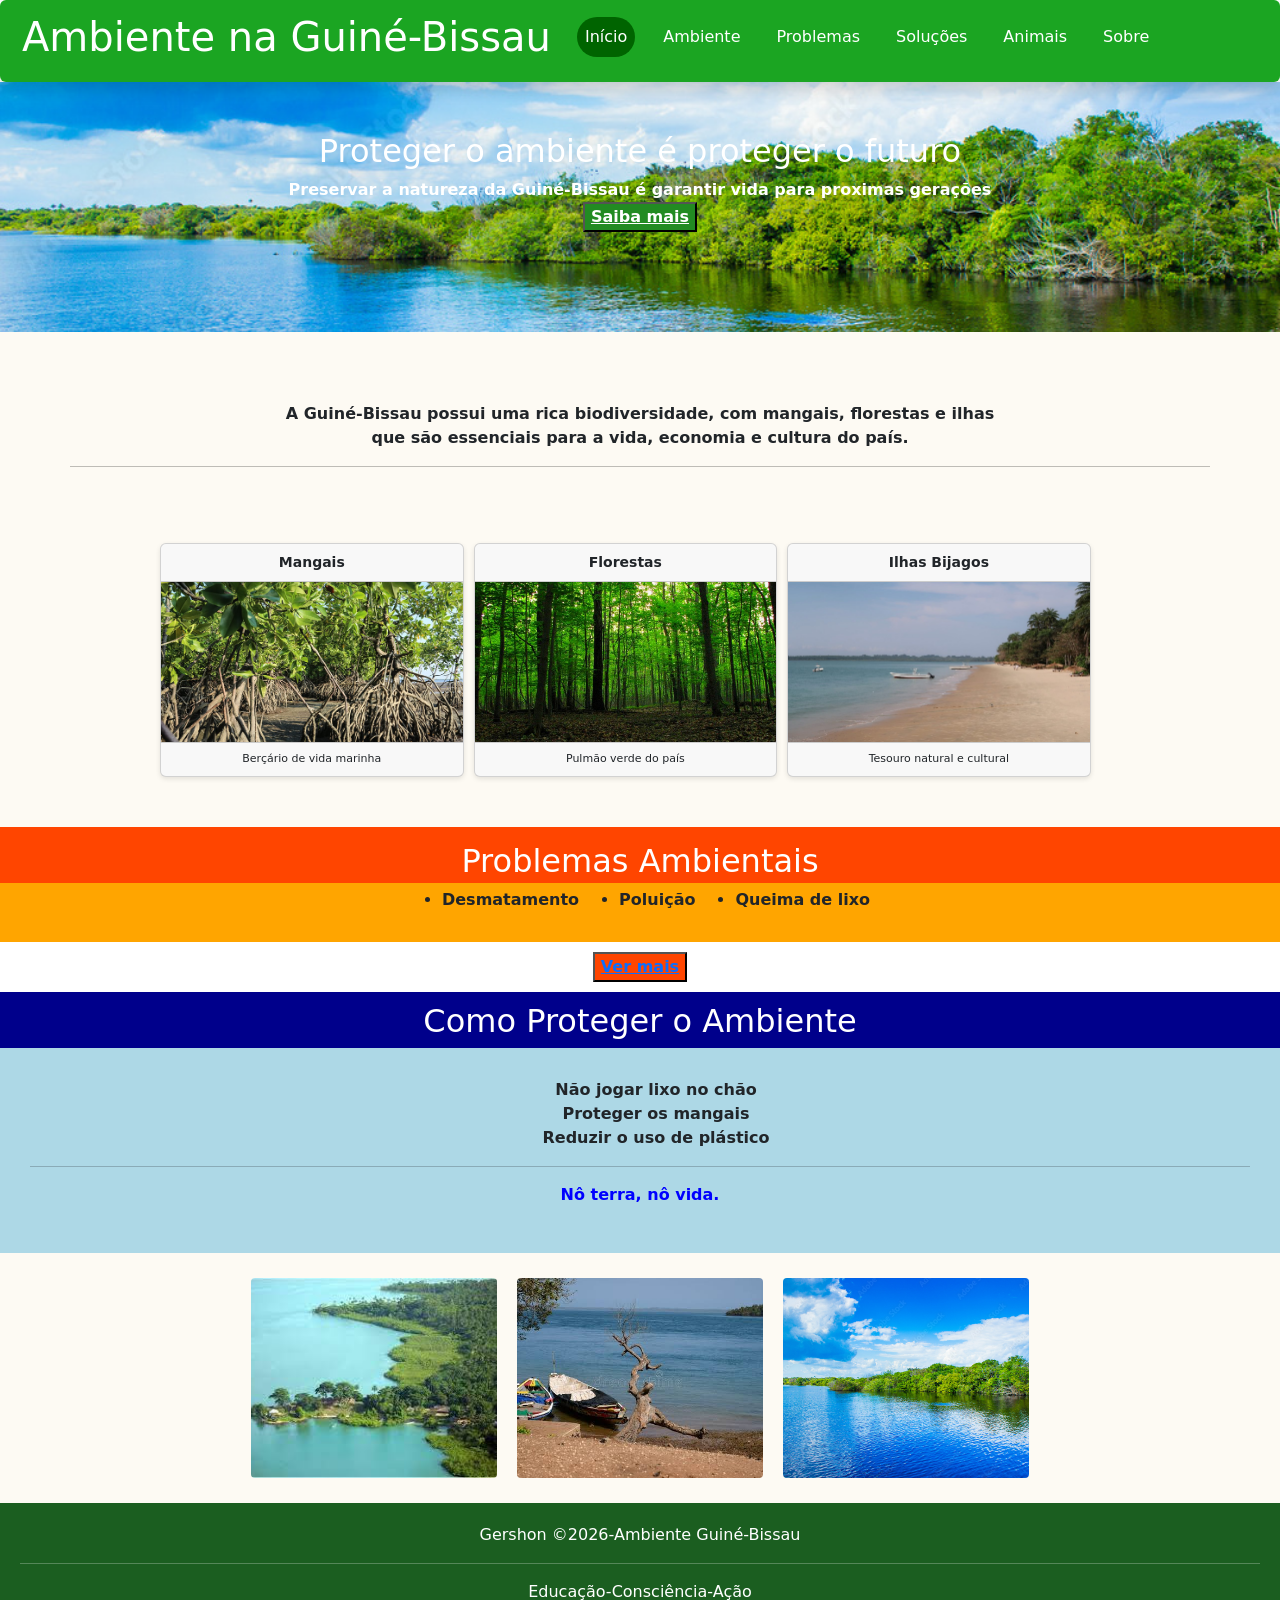
<file: index.html>
<!DOCTYPE html>
<html>
<head>
	<meta charset="utf-8">
	<meta name="viewport" content="width=device-width, initial-scale=1">
	<title>Ambiente na Guiné-Bissau</title>
	<link rel="stylesheet" type="text/css" href="css/index.css">
	<link rel="stylesheet" href="bootstrap-5.3.3-dist/css/bootstrap.min.css">
	<script src="bootstrap-5.3.3-dist/js/bootstrap.bundle.min.js"></script>

	
</head>
<body>
	<nav class="navbar navbar-expand-lg navbar-success  shadow rounded" style="background-color:#1ba522 ;">
		<div class="container-fluid">
			<a href="" class="navbar-brand"><h1 style="color: white;">Ambiente na Guiné-Bissau</h1></a>
			<button class="navbar-toggler"
			type="button"
			data-bs-toggle="collapse"
			data-bs-target="#menuPrincipal"
			aria-controls="menuPrincipal"
			aria-expanded="false"
			aria-label="alterar navegacao">

			<span class="navbar-toggler-icon"></span>

			</button>
			<div class="collapse navbar-collapse" id="menuPrincipal">
				<ul class="navbar-nav me-auto mb-2 lg-0">
					<li class="nav-item"><a href="index.html" class="nav-link ative" style="color: white; border-radius: 20px; background-color: darkgreen;">Início</a></li>
					<li class="nav-item"><a href="projeto/Ambientes.html" class="nav-link ative" style="color: white;">Ambiente</a></li>
					<li class="nav-item"><a href="projeto/problemas.html" class="nav-link ative" style="color: white;">Problemas</a></li>
					<li class="nav-item"><a href="projeto/soluçoes.html" class="nav-link ative" style="color: white;">Soluções</a></li>
					<li class="nav-item"><a href="projeto/Animais.html" class="nav-link ative" style="color: white;">Animais</a></li>
					<li class="nav-item"><a href="projeto/sobre.html" class="nav-link ative" style="color: white;">Sobre</a></li>

				</ul>

			</div>

		</div>

	</nav>


	<section class="gershon" style="">
		<h2>Proteger o ambiente é proteger o futuro</h2>
		<p style="font-weight: bold;">Preservar a natureza da Guiné-Bissau é garantir vida para proximas gerações <br>
		<button style="background-color: forestgreen; color: blue;">
			<a href="projeto/soluçoes.html" style="color: white; font-weight: bold;">Saiba mais</a></button>
	</section>

	<div style="background-color: #fdfaf3; justify-content: center; margin-bottom: 20px; padding: 30px;" >

		
		
	<section class="quade">
		<p style="text-align: center; font-weight: bold;">
			A Guiné-Bissau possui uma rica biodiversidade, com mangais, florestas e ilhas <br>
			que são essenciais para a vida, economia e cultura do país.
		</p>
		
		<hr style="border-color: black;">
	</section>

	

	<div class="container-card" style="display: flex; gap: 30px; max-width: 1000px; margin: auto;">
            <div class="telefone">
		<div class="card">
			<div class="card-header">Mangais</div>
			<a href="projeto/Ambientes.html"><img src="imagem/700-cerca-metade-ecossistemas-mangais-estao-risco_flickr.jpg" alt="Mangal"></a>
			<div class="card-footer">Berçário de vida marinha</div>
			</div>

			<div class="card">
				<div class="card-header">Florestas</div>
				<a href="projeto/Ambientes.html"><img src="imagem/floresta.jpg" alt="Floresta"></a>
				<div class="card-footer">Pulmão verde do país</div>
			</div>

			<div class="card">
				<div class="card-header">Ilhas Bijagos</div>
				<a href="projeto/Ambientes.html"><img src="imagem/Bijagos-1-01c-1210x642.jpeg" alt="Ilhas"></a>
				<div class="card-footer">Tesouro natural e cultural</div>
			</div>

		</div>
	</div>
	</div>



		<div style="background-color: orangered; width: 100%; padding: 5px; margin-top: -20px;">
		<h2 style="text-align: center; color: white; padding: 10px;">Problemas Ambientais</h2>
		</div>
		<div class="prob" style="background-color: orange; margin-top: -20px; padding: 5px; margin-bottom: 10px;">
		<ul>
			<li>Desmatamento</li>
			<li>Poluição</li>
			<li>Queima de lixo</li>
			</ul>
			</div>
			<div style="text-align: center;">
				<button style="background-color: orangered; color: white; font-weight: bold;  "><a href="projeto/problemas.html">Ver mais</a></button>
			</div>
			
	
		<div style="background-color: darkblue; color: white; padding: 10px; text-align: center; margin-bottom: 10px; margin-top: 10px;">
		<h2>Como Proteger o Ambiente</h2>
		</div>
		<div style="background-color: lightblue; margin-top: -20px; padding: 30px;">
			<div>
		<ul style="list-style: none; text-align: center; font-weight: bold ">
			<li><i></i>Não jogar lixo no chão</li>
			<li><i></i>Proteger os mangais</li>
			<li><i></i>Reduzir o uso de plástico</li>
		</ul>
		</div>
		<hr>
		<p style="text-align: center; color: blue;"><strong>Nô terra, nô vida.</strong></p>
		</div>
	<div style="display: flex; justify-content: center; gap: 20px; padding: 25px; background-color: #fdfaf3; max-height: 250px;">
		<img src="imagem/Foto biodiversidade.jpeg" alt="" style="width: 20%;
		border-radius: 4px; object-fit: cover;">

		<img src="imagem/beira do rio.jpeg" alt="" style="width: 20%;
		border-radius: 4px; object-fit: cover;">

		<img src="imagem/1000_F_180187302_VF2L2ilS8r5za9ucggdWtB8CD6xoxR3I.jpg" alt="" style="width: 20%;
		border-radius: 4px; object-fit: cover;">



	</div>
	
	
	

	<footer>
		<p>Gershon &copy;2026-Ambiente Guiné-Bissau</p>
		<hr>
		<p>Educação-Consciência-Ação</p>
	</footer>
</body>
</html>
</file>
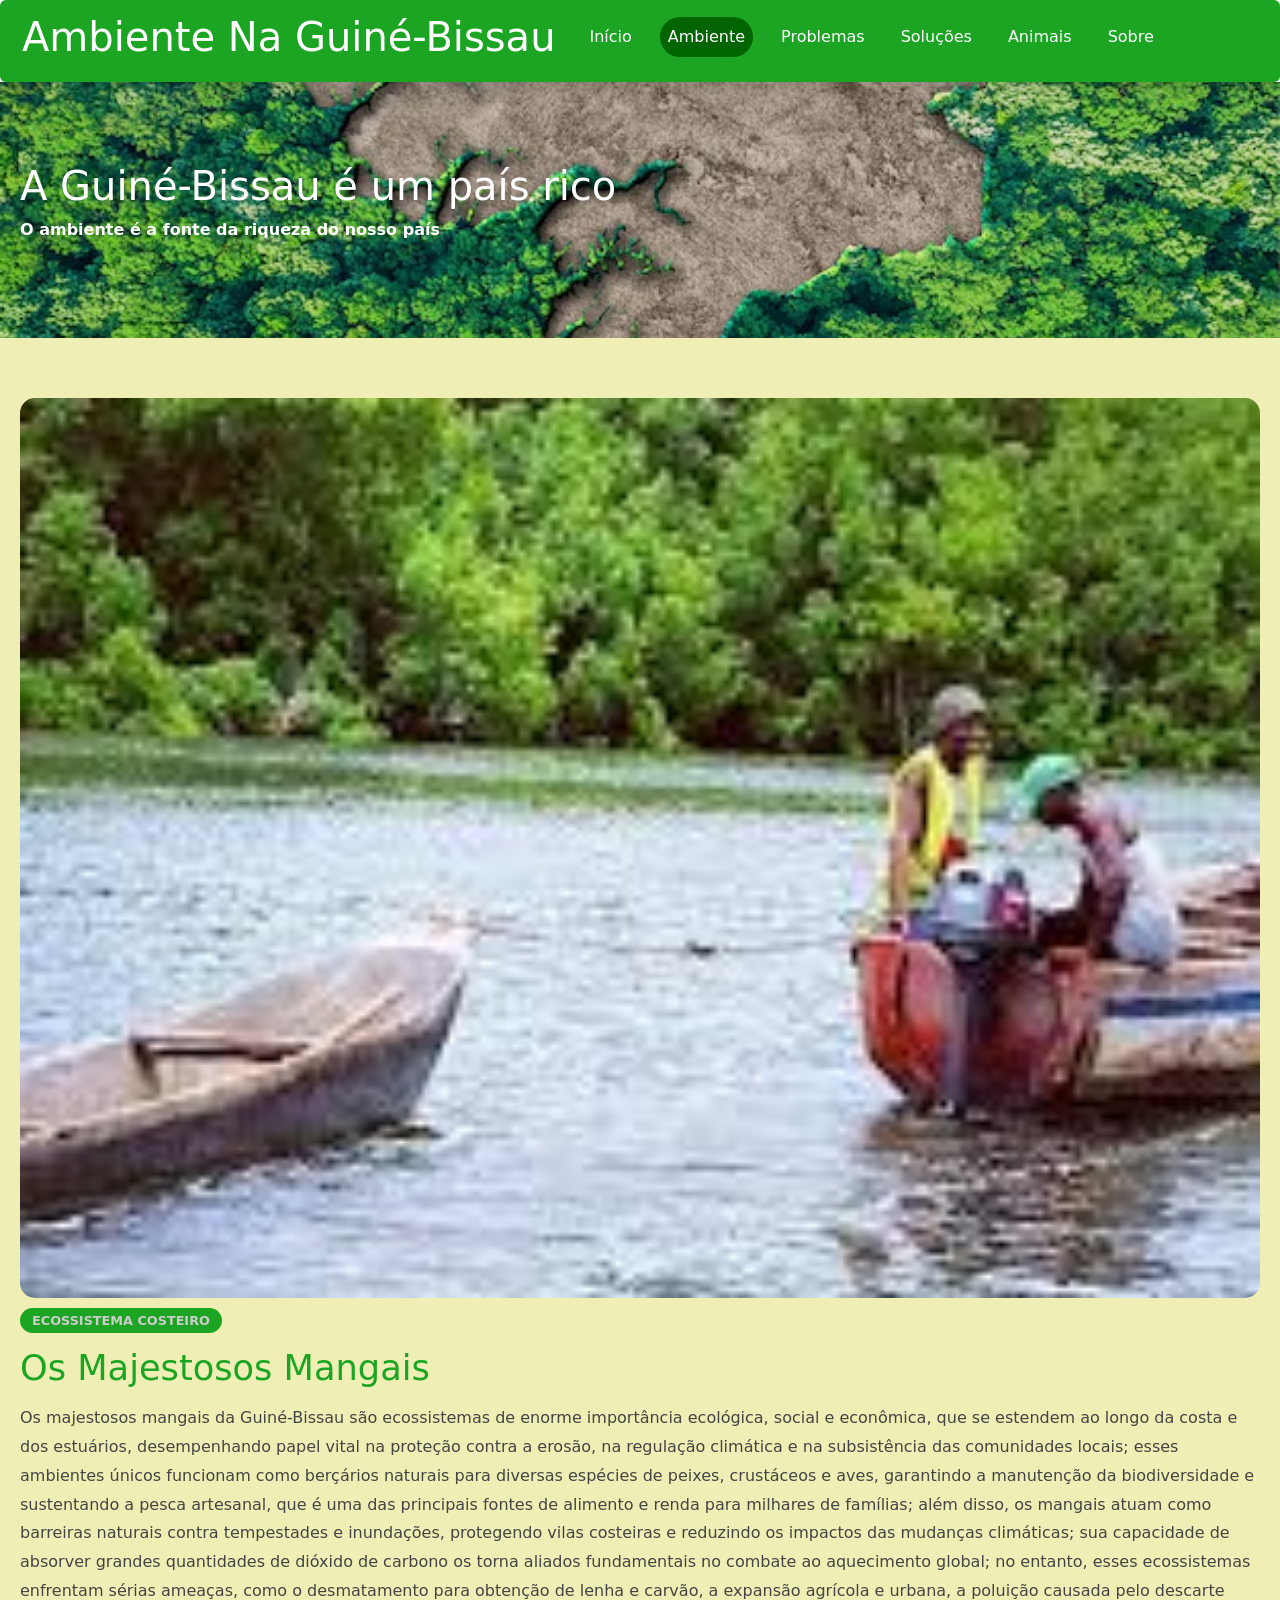
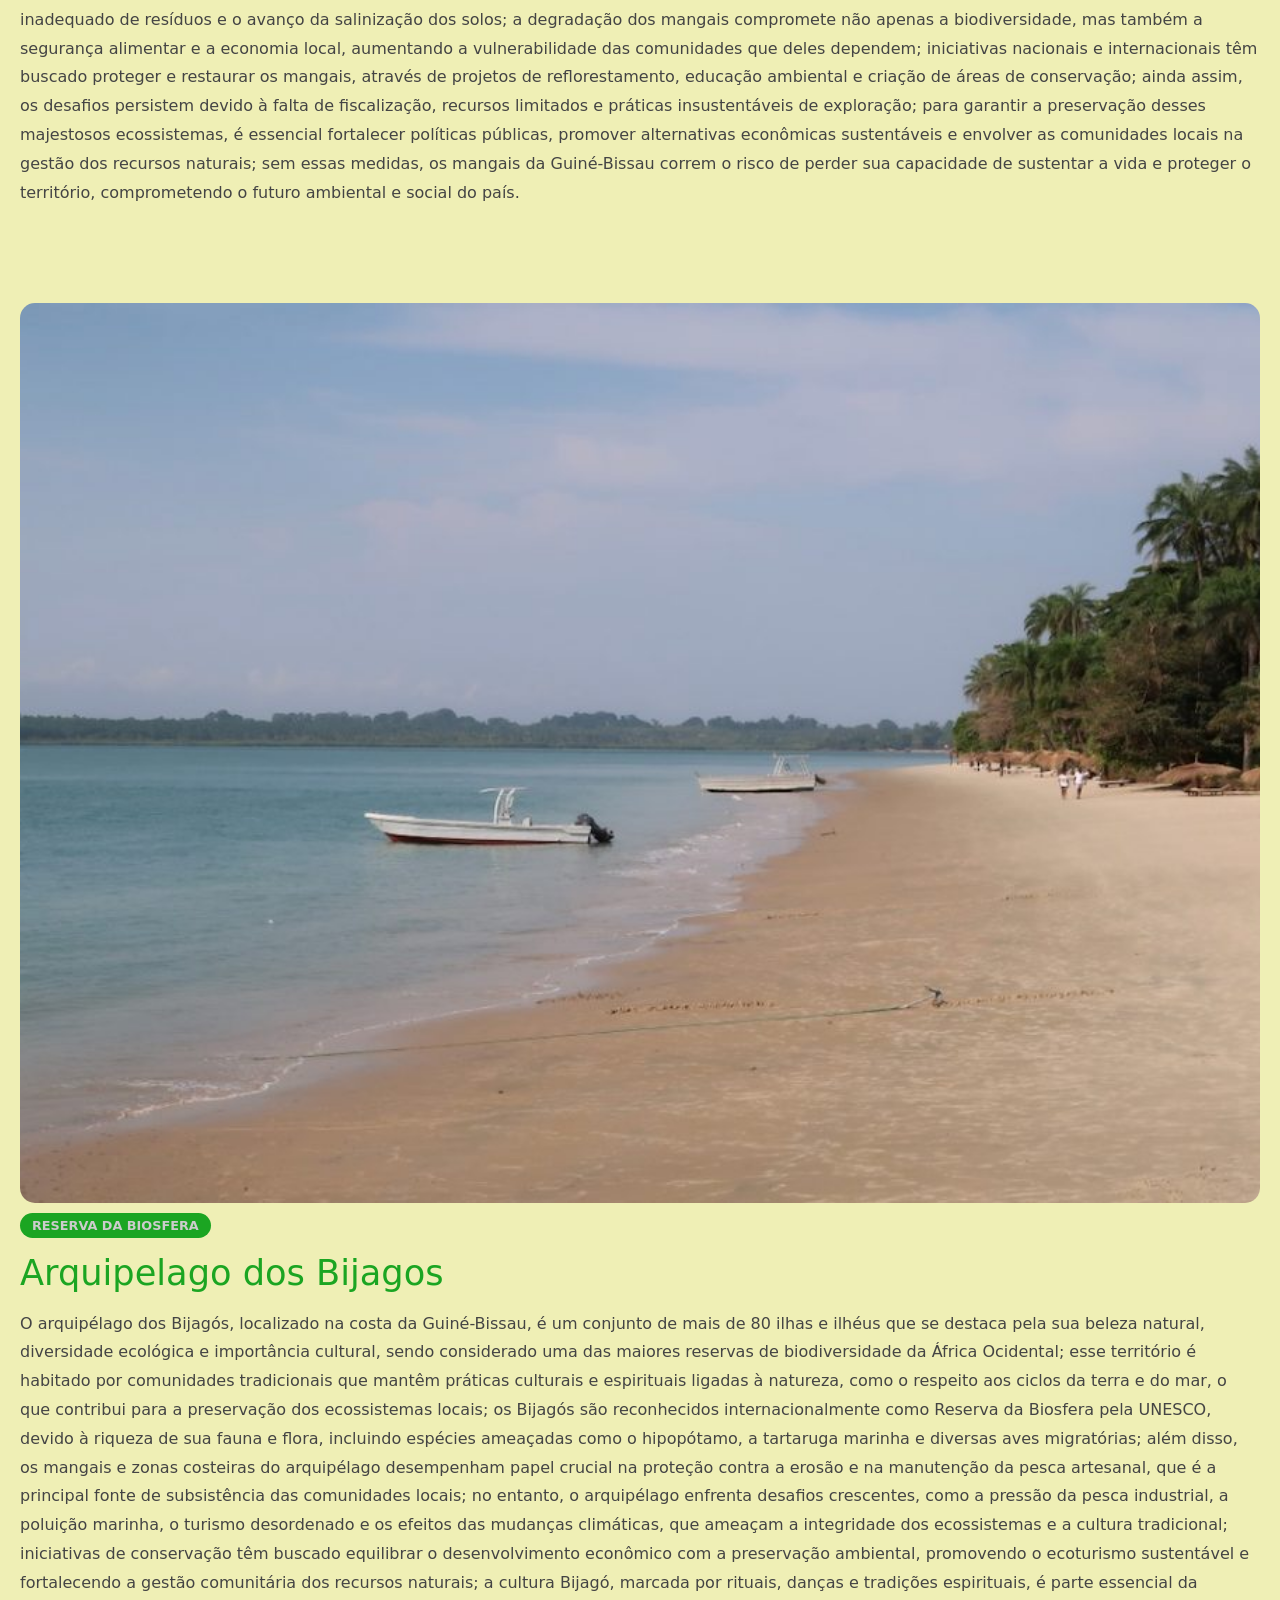
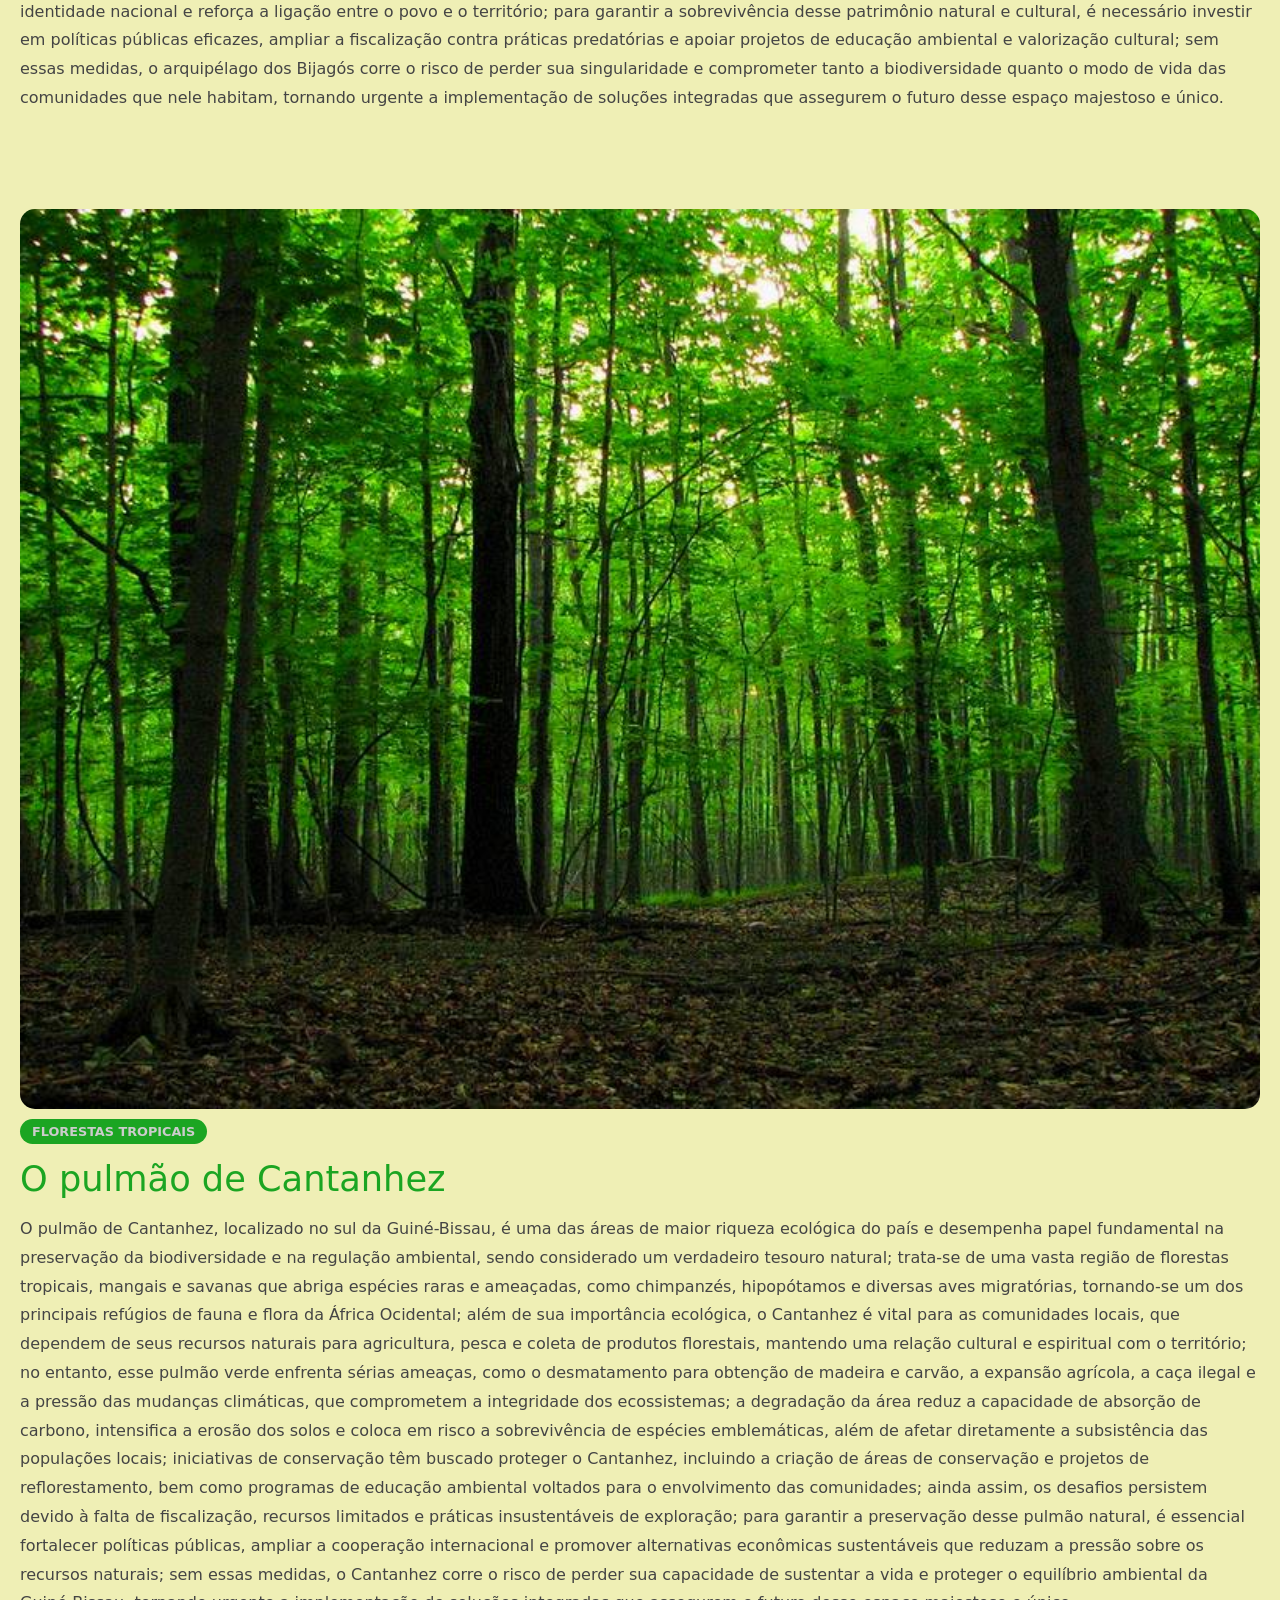
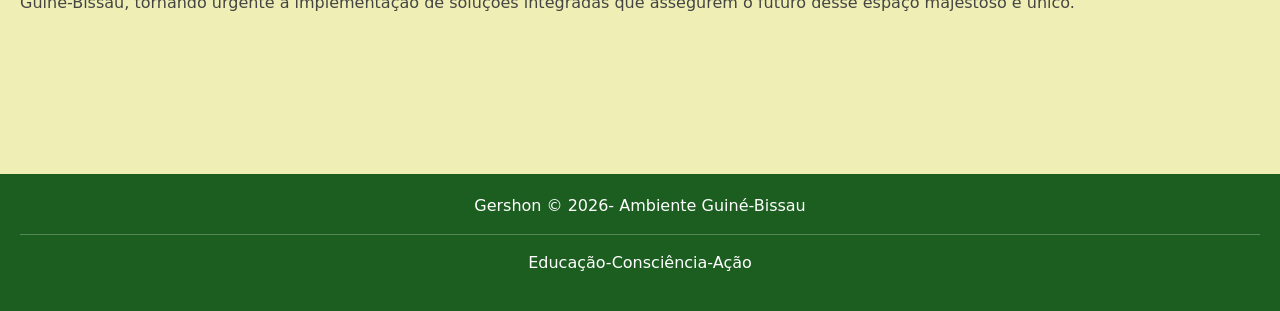
<file: projeto/Ambientes.html>
<!DOCTYPE html>
<html>
<head>
	<meta charset="utf-8">
	<meta name="viewport" content="width=device-width, initial-scale=1">
	<title>Ambiente</title>
	<link rel="stylesheet" type="text/css" href="../css/ambiente.css">
	<link rel="stylesheet" href="../bootstrap-5.3.3-dist/css/bootstrap.min.css">
	<script src="../bootstrap-5.3.3-dist/js/bootstrap.bundle.min.js"></script>

	
</head>
<body>
	<nav class="navbar navbar-expand-lg navbar-success  shadow rounded" style="background-color:#1ba522 ;">
		<div class="container-fluid">
			<a href="" class="navbar-brand"><h1 style="color: white;">Ambiente Na Guiné-Bissau</h1></a>
			<button class="navbar-toggler"
			type="button"
			data-bs-toggle="collapse"
			data-bs-target="#menuPrincipal"
			aria-controls="menuPrincipal"
			aria-expanded="false"
			aria-label="alterar navegacao">

			<span class="navbar-toggler-icon"></span>

			</button>
			<div class="collapse navbar-collapse" id="menuPrincipal">
				<ul class="navbar-nav me-auto mb-2 lg-0">
					<li class="nav-item"><a href="../index.html" class="nav-link ative" style="color: white;">Início</a></li>
					<li class="nav-item"><a href="Ambientes.html" class="nav-link ative" style="color: white; border-radius: 20px; background-color: darkgreen;">Ambiente</a></li>
					<li class="nav-item"><a href="problemas.html" class="nav-link ative" style="color: white;">Problemas</a></li>
					<li class="nav-item"><a href="soluçoes.html" class="nav-link ative" style="color: white;">Soluções</a></li>
					<li class="nav-item"><a href="Animais.html" class="nav-link ative" style="color: white;">Animais</a></li>
					<li class="nav-item"><a href="sobre.html" class="nav-link ative" style="color: white;">Sobre</a></li>

				</ul>

			</div>

		</div>

	</nav>

	
		<div class="cabeca-do-problemas">

		<div class="cp-conteudo">
			<h1>A Guiné-Bissau é um país rico</h1>

			<p style="font-weight: bold;">O ambiente é a fonte da riqueza do nosso país</p>

		</div>
		</div>

		<div style="background-color: rgb(239, 239, 181)">

			<main class="ambiente">
				<section class="box">
					<div class="info">
						<img src="../imagem/mangaiss.jfif" style="align-items: center;" alt="Mangais">
						<span class="tag">Ecossistema Costeiro</span>
						<h2>Os Majestosos Mangais</h2>
						<p>
							Os majestosos mangais da Guiné-Bissau são ecossistemas de enorme importância ecológica, 
							social e econômica, que se estendem ao longo da costa e dos estuários, desempenhando 
							papel vital na proteção contra a erosão, na regulação climática e na subsistência das 
							comunidades locais; esses ambientes únicos funcionam como berçários naturais para 
							diversas espécies de peixes, crustáceos e aves, garantindo a manutenção da 
							biodiversidade e sustentando a pesca artesanal, que é uma das principais fontes de 
							alimento e renda para milhares de famílias; além disso, os mangais atuam como barreiras 
							naturais contra tempestades e inundações, protegendo vilas costeiras e reduzindo os impactos das 
							mudanças climáticas; sua capacidade de absorver grandes quantidades de dióxido de carbono os torna
							 aliados fundamentais no combate ao aquecimento global; no entanto, esses ecossistemas enfrentam sérias 
							 ameaças, como o desmatamento para obtenção de lenha e carvão, a expansão agrícola e urbana, 
							 a poluição causada pelo descarte inadequado de resíduos e o avanço da salinização dos solos; 
							 a degradação dos mangais compromete não apenas a biodiversidade, mas também a segurança alimentar
							  e a economia local, aumentando a vulnerabilidade das comunidades que deles dependem; iniciativas
							   nacionais e internacionais têm buscado proteger e restaurar os mangais, através de projetos de
							    reflorestamento, educação ambiental e criação de áreas de conservação; ainda assim, os desafios
								 persistem devido à falta de fiscalização, recursos limitados e práticas insustentáveis de exploração; 
								 para garantir a preservação desses majestosos ecossistemas, é essencial fortalecer políticas públicas,
								  promover alternativas econômicas sustentáveis e envolver as comunidades locais na gestão dos recursos 
								  naturais; sem essas medidas, os mangais da Guiné-Bissau correm o risco de perder sua capacidade de 
								  sustentar a vida e proteger o território, comprometendo o futuro ambiental e social do país.
						</p>

					</div>
					
				</section>

				<section class="box reverse">
					<div class="info">
						<img src="../imagem/Bijagos-1-01c-1210x642.jpeg" alt="Bijagos">

						<span class="tag">Reserva da Biosfera</span>
						<h2>Arquipelago dos Bijagos</h2>
						<p>
							O arquipélago dos Bijagós, localizado na costa da Guiné-Bissau, é um conjunto de mais de 80 ilhas e ilhéus
							 que se destaca pela sua beleza natural, diversidade ecológica e importância cultural, sendo considerado uma 
							 das maiores reservas de biodiversidade da África Ocidental; esse território é habitado por comunidades 
							 tradicionais que mantêm práticas culturais e espirituais ligadas à natureza, como o respeito aos ciclos da
							 terra e do mar, o que contribui para a preservação dos ecossistemas locais; os Bijagós são reconhecidos 
							 internacionalmente como Reserva da Biosfera pela UNESCO, devido à riqueza de sua fauna e flora, incluindo 
							 espécies ameaçadas como o hipopótamo, a tartaruga marinha e diversas aves migratórias; além disso, os mangais
							  e zonas costeiras do arquipélago desempenham papel crucial na proteção contra a erosão e na manutenção da
							   pesca artesanal, que é a principal fonte de subsistência das comunidades locais; no entanto, o arquipélago
							    enfrenta desafios crescentes, como a pressão da pesca industrial, a poluição marinha, o turismo desordenado 
								e os efeitos das mudanças climáticas, que ameaçam a integridade dos ecossistemas e a cultura tradicional; 
								iniciativas de conservação têm buscado equilibrar o desenvolvimento econômico com a preservação ambiental, 
								promovendo o ecoturismo sustentável e fortalecendo a gestão comunitária dos recursos naturais; a cultura 
								Bijagó, marcada por rituais, danças e tradições espirituais, é parte essencial da identidade nacional e 
								reforça a ligação entre o povo e o território; para garantir a sobrevivência desse patrimônio natural e 
								cultural, é necessário investir em políticas públicas eficazes, ampliar a fiscalização contra práticas 
								predatórias e apoiar projetos de educação ambiental e valorização cultural; sem essas medidas, o arquipélago
								 dos Bijagós corre o risco de perder sua singularidade e comprometer tanto a biodiversidade quanto o modo 
								 de vida das comunidades que nele habitam, tornando urgente a implementação de soluções integradas que 
								 assegurem o futuro desse espaço majestoso e único.
						</p>
					</div>
					
				</section>

				<section class="box">
					<div class="info">
						<img src="../imagem/floresta.jpg" alt="Floresta">

						<span class="tag">Florestas Tropicais</span>
						<h2>O pulmão de Cantanhez</h2>
						<p>
							O pulmão de Cantanhez, localizado no sul da Guiné-Bissau, é uma das áreas de maior riqueza ecológica do país e desempenha papel fundamental 
							na preservação da biodiversidade e na regulação ambiental, sendo considerado um verdadeiro tesouro natural; trata-se de uma vasta região de 
							florestas tropicais, mangais e savanas que abriga espécies raras e ameaçadas, como chimpanzés, hipopótamos e
							 diversas aves migratórias, tornando-se um dos principais refúgios de fauna e flora da África Ocidental;
							  além de sua importância ecológica, o Cantanhez é vital para as comunidades locais, que dependem de seus 
							  recursos naturais para agricultura, pesca e coleta de produtos florestais, mantendo uma relação cultural e
							   espiritual com o território; no entanto, esse pulmão verde enfrenta sérias ameaças, como o desmatamento
							    para obtenção de madeira e carvão, a expansão agrícola, a caça ilegal e a pressão das mudanças climáticas,
								 que comprometem a integridade dos ecossistemas; a degradação da área reduz a capacidade de absorção de
								  carbono, intensifica a erosão dos solos e coloca em risco a sobrevivência de espécies emblemáticas, 
								  além de afetar diretamente a subsistência das populações locais; iniciativas de conservação têm buscado 
								  proteger o Cantanhez, incluindo a criação de áreas de conservação e projetos de reflorestamento, bem como 
								  programas de educação ambiental voltados para o envolvimento das comunidades; ainda assim, os desafios
								   persistem devido à falta de fiscalização, recursos limitados e práticas insustentáveis de exploração; 
								   para garantir a preservação desse pulmão natural, é essencial fortalecer políticas públicas, ampliar a 
								   cooperação internacional e promover alternativas econômicas sustentáveis que reduzam a pressão sobre os
								    recursos naturais; sem essas medidas, o Cantanhez corre o risco de perder sua capacidade de sustentar a
									 vida e proteger o equilíbrio ambiental da Guiné-Bissau, tornando urgente a implementação de soluções 
									 integradas que assegurem o futuro desse espaço majestoso e único.
						</p>
					</div>
					
				</section>

			</main>


		

	</div>


	
	<footer>
		<p>Gershon &copy; 2026- Ambiente Guiné-Bissau</p>
		<hr>
		<p>Educação-Consciência-Ação</p>
	</footer>
</body>
</html>
</file>
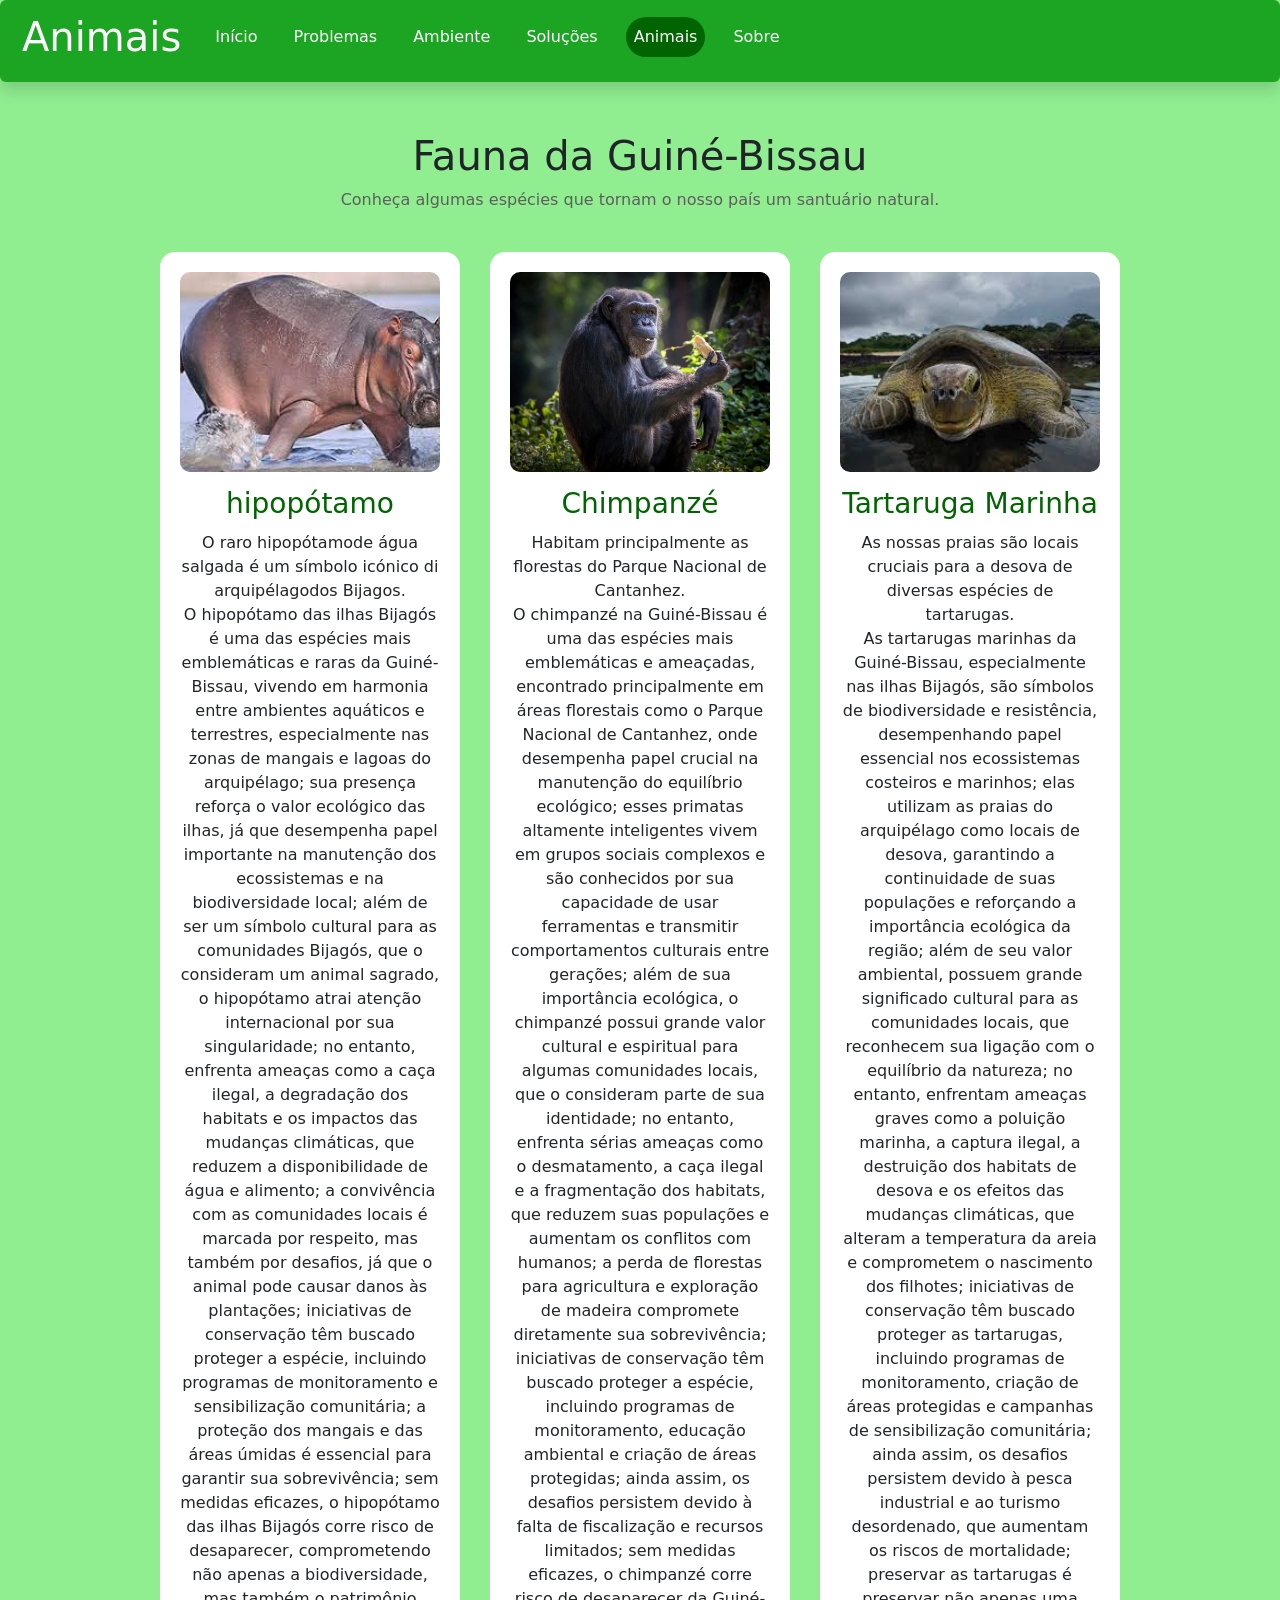
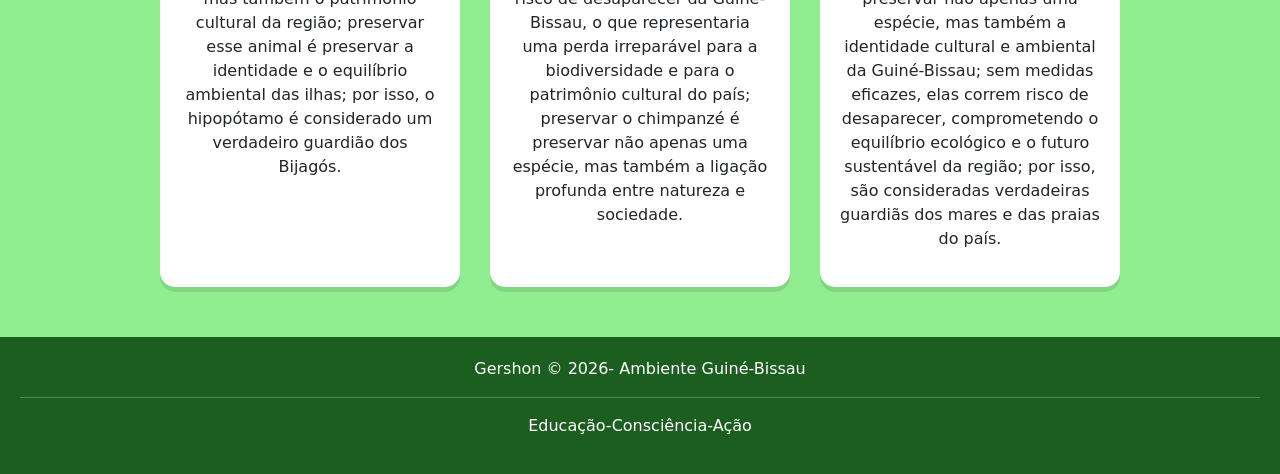
<file: projeto/Animais.html>
<!DOCTYPE html>
<html>
<head>
	<meta charset="utf-8">
	<meta name="viewport" content="width=device-width, initial-scale=1">
	<title>Animais</title>
	<link rel="stylesheet" type="text/css" href="../css/Animais.css">
	<link rel="stylesheet" href="../bootstrap-5.3.3-dist/css/bootstrap.min.css">
	<script src="../bootstrap-5.3.3-dist/js/bootstrap.bundle.min.js"></script>

	
</head>
<body style="background-color: lightgreen;">
	<nav class="navbar navbar-expand-lg navbar-success  shadow rounded" style="background-color:#1ba522 ;">
		<div class="container-fluid">
			<a href="" class="navbar-brand"><h1 style="color: white;">Animais</h1></a>
			<button class="navbar-toggler"
			type="button"
			data-bs-toggle="collapse"
			data-bs-target="#menuPrincipal"
			aria-controls="menuPrincipal"
			aria-expanded="false"
			aria-label="alterar navegacao">

			<span class="navbar-toggler-icon"></span>

			</button>
			<div class="collapse navbar-collapse" id="menuPrincipal">
				<ul class="navbar-nav me-auto mb-2 lg-0">
					<li class="nav-item"><a href="../index.html" class="nav-link ative" style="color: white;">Início</a></li>
					<li class="nav-item"><a href="problemas.html" class="nav-link ative" style="color: white;">Problemas</a></li>
					<li class="nav-item"><a href="Ambientes.html" class="nav-link ative" style="color: white;">Ambiente</a></li>
					<li class="nav-item"><a href="soluçoes.html" class="nav-link ative" style="color: white;">Soluções</a></li>
					<li class="nav-item"><a href="Animais.html" class="nav-link ative" style="color: white; border-radius: 20px; background-color: darkgreen;">Animais</a></li>
					<li class="nav-item"><a href="sobre.html" class="nav-link ative" style="color: white;">Sobre</a></li>

				</ul>

			</div>

		</div>

	</nav>

	
		<main class="animais-comtainer">
			<h1>Fauna da Guiné-Bissau</h1>
			<p class="intro-texto">Conheça algumas espécies que tornam o nosso país um santuário natural.</p>
			<div class="animal-grid">
				<div class="animal-card">
					<img src="../imagem/aa hipopo.jfif" alt="hipopótamo">
					<h3>hipopótamo</h3>
					<p>O raro hipopótamode água salgada é um símbolo
						icónico di arquipélagodos Bijagos. <br>
						O hipopótamo das ilhas Bijagós é uma das espécies mais emblemáticas e raras
					 da Guiné-Bissau, vivendo em harmonia entre ambientes aquáticos e terrestres,
					  especialmente nas zonas de mangais e lagoas do arquipélago; sua presença 
					  reforça o valor ecológico das ilhas, já que desempenha papel importante na 
					  manutenção dos ecossistemas e na biodiversidade local; além de ser um símbolo
					   cultural para as comunidades Bijagós, que o consideram um animal sagrado, o
					    hipopótamo atrai atenção internacional por sua singularidade; no entanto,
						 enfrenta ameaças como a caça ilegal, a degradação dos habitats e os impactos 
						 das mudanças climáticas, que reduzem a disponibilidade de água e alimento; a
						  convivência com as comunidades locais é marcada por respeito, mas também por 
						  desafios, já que o animal pode causar danos às plantações; iniciativas de conservação 
						  têm buscado proteger a espécie, incluindo programas de monitoramento e sensibilização
						   comunitária; a proteção dos mangais e das áreas úmidas é essencial para garantir sua 
						   sobrevivência; sem medidas eficazes, o hipopótamo das ilhas Bijagós corre risco de desaparecer,
						    comprometendo não apenas a biodiversidade, mas também o patrimônio cultural da região; preservar
							 esse animal é preservar a identidade e o equilíbrio ambiental das ilhas; por isso, o hipopótamo 
							 é considerado um verdadeiro guardião dos Bijagós.
					</p>
				</div>

				<div class="animal-card">
					<img src="../imagem/aaa chimpaannzze.webp" alt="Chimpanzé">
					<h3>Chimpanzé</h3>
					<p>Habitam principalmente as florestas do Parque Nacional de Cantanhez.<br>
						O chimpanzé na Guiné-Bissau é uma das espécies mais emblemáticas e ameaçadas, 
						encontrado principalmente em áreas florestais como o Parque Nacional de Cantanhez,
						 onde desempenha papel crucial na manutenção do equilíbrio ecológico; esses primatas
						  altamente inteligentes vivem em grupos sociais complexos e são conhecidos por sua 
						  capacidade de usar ferramentas e transmitir comportamentos culturais entre gerações;
						   além de sua importância ecológica, o chimpanzé possui grande valor cultural e 
						   espiritual para algumas comunidades locais, que o consideram parte de sua identidade;
						    no entanto, enfrenta sérias ameaças como o desmatamento, a caça ilegal e a fragmentação 
							dos habitats, que reduzem suas populações e aumentam os conflitos com humanos; a perda de
							 florestas para agricultura e exploração de madeira compromete diretamente sua sobrevivência;
							  iniciativas de conservação têm buscado proteger a espécie, incluindo programas de monitoramento, 
							  educação ambiental e criação de áreas protegidas; ainda assim, os desafios persistem devido à falta 
							  de fiscalização e recursos limitados; sem medidas eficazes, o chimpanzé corre risco de desaparecer da 
							  Guiné-Bissau, o que representaria uma perda irreparável para a biodiversidade e para o patrimônio
							   cultural do país; preservar o chimpanzé é preservar não apenas uma espécie, mas também a ligação 
							   profunda entre natureza e sociedade.
					</p>
				</div>

				<div class="animal-card">
					<img src="../imagem/aaa tartle.jfif" alt="Tartaruga">
					<h3>Tartaruga Marinha</h3>
					<p>As nossas praias são locais cruciais para a desova de
						diversas espécies de tartarugas.<br>
						As tartarugas marinhas da Guiné-Bissau, especialmente nas ilhas Bijagós, são símbolos de 
						biodiversidade e resistência, desempenhando papel essencial nos ecossistemas costeiros e 
						marinhos; elas utilizam as praias do arquipélago como locais de desova, garantindo a 
						continuidade de suas populações e reforçando a importância ecológica da região; além de 
						seu valor ambiental, possuem grande significado cultural para as comunidades locais, que 
						reconhecem sua ligação com o equilíbrio da natureza; no entanto, enfrentam ameaças graves 
						como a poluição marinha, a captura ilegal, a destruição dos habitats de desova e os efeitos
						 das mudanças climáticas, que alteram a temperatura da areia e comprometem o nascimento dos
						  filhotes; iniciativas de conservação têm buscado proteger as tartarugas, incluindo 
						  programas de monitoramento, criação de áreas protegidas e campanhas de sensibilização 
						  comunitária; ainda assim, os desafios persistem devido à pesca industrial e ao turismo 
						  desordenado, que aumentam os riscos de mortalidade; preservar as tartarugas é preservar 
						  não apenas uma espécie, mas também a identidade cultural e ambiental da Guiné-Bissau;
						   sem medidas eficazes, elas correm risco de desaparecer, comprometendo o equilíbrio 
						   ecológico e o futuro sustentável da região; por isso, são consideradas verdadeiras
						    guardiãs dos mares e das praias do país.
					</p>
			</div>
			</div>
		</main>

	
	<footer>
		<p>Gershon &copy; 2026- Ambiente Guiné-Bissau</p>
		<hr>
		<p>Educação-Consciência-Ação</p>
	</footer>
</body>
</html>
</file>
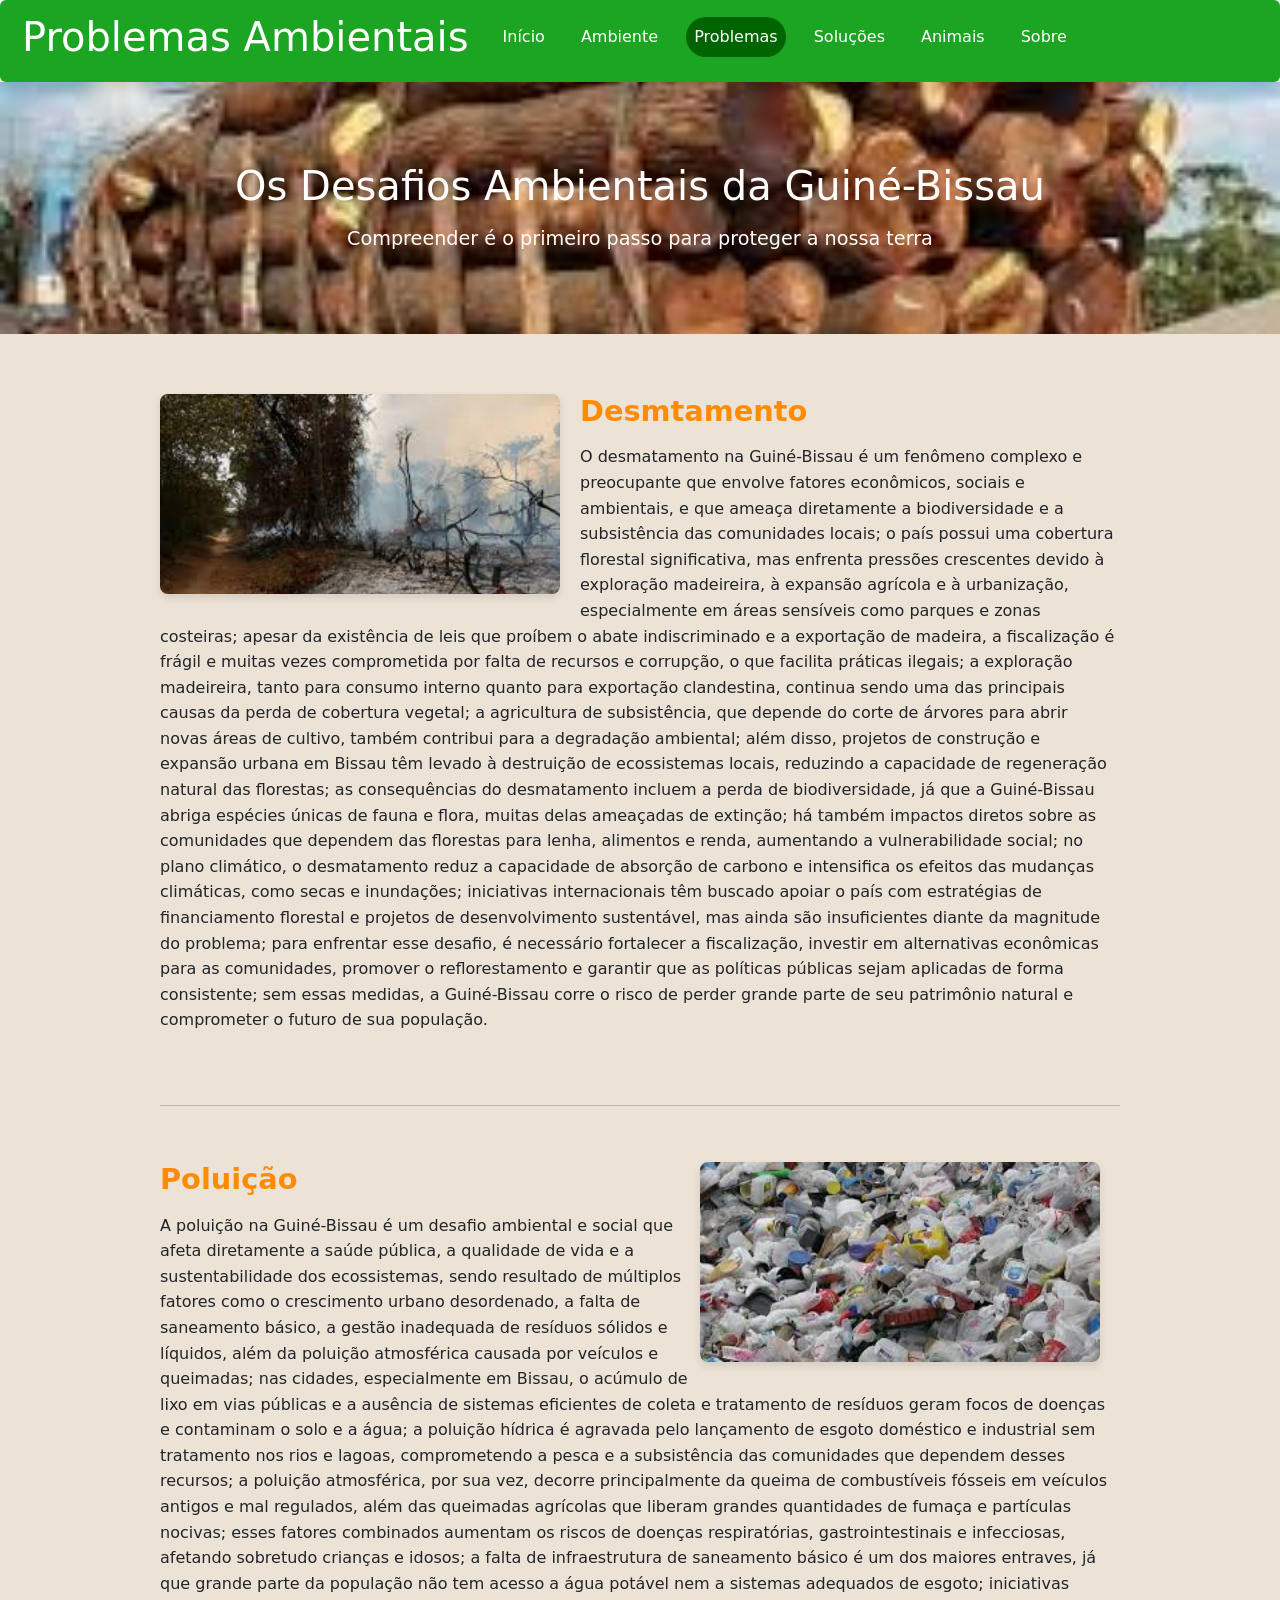
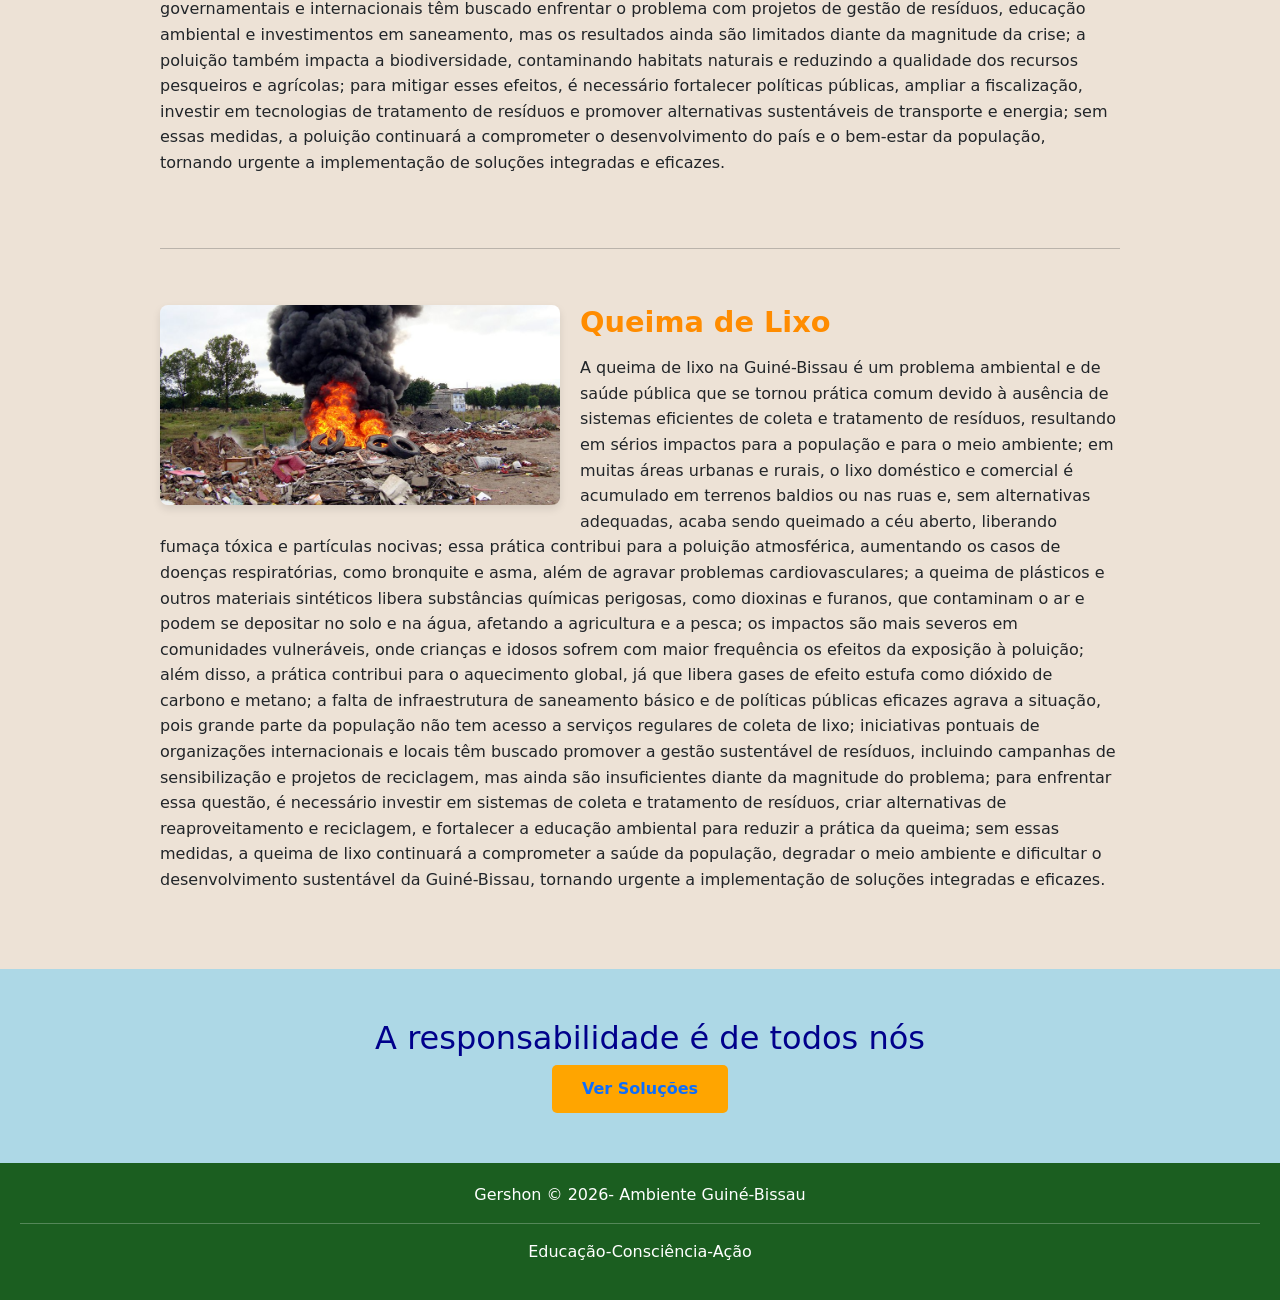
<file: projeto/problemas.html>
<!DOCTYPE html>
<html>
<head>
	<meta charset="utf-8">
	<meta name="viewport" content="width=device-width, initial-scale=1">
	<title>Problemas</title>
	<link rel="stylesheet" type="text/css" href="../css/problemas.css">
	<link rel="stylesheet" href="../bootstrap-5.3.3-dist/css/bootstrap.min.css">
	<script src="../bootstrap-5.3.3-dist/js/bootstrap.bundle.min.js"></script>

	
</head>
<body>
	<nav class="navbar navbar-expand-lg navbar-success  shadow rounded" style="background-color:#1ba522 ;">
		<div class="container-fluid">
			<a href="" class="navbar-brand"><h1 style="color: white;">Problemas Ambientais</h1></a>
			<button class="navbar-toggler"
			type="button"
			data-bs-toggle="collapse"
			data-bs-target="#menuPrincipal"
			aria-controls="menuPrincipal"
			aria-expanded="false"
			aria-label="alterar navegacao">

			<span class="navbar-toggler-icon"></span>

			</button>
			<div class="collapse navbar-collapse" id="menuPrincipal">
				<ul class="navbar-nav me-auto mb-2 lg-0">
					<li class="nav-item"><a href="../index.html" class="nav-link ative" style="color: white;">Início</a></li>
					<li class="nav-item"><a href="Ambientes.html" class="nav-link ative" style="color: white;">Ambiente</a></li>
					<li class="nav-item"><a href="problemas.html" class="nav-link ative" style="color: white; border-radius: 20px; background-color: darkgreen;">Problemas</a></li>
					<li class="nav-item"><a href="soluçoes.html" class="nav-link ative" style="color: white;">Soluções</a></li>
					<li class="nav-item"><a href="Animais.html" class="nav-link ative" style="color: white;">Animais</a></li>
					<li class="nav-item"><a href="sobre.html" class="nav-link ative" style="color: white;">Sobre</a></li>

				</ul>

			</div>

		</div>

	</nav>

	
		<div class="cabeca-do-problemas">

		<div class="cp-conteudo">
			<h1>Os Desafios Ambientais da Guiné-Bissau</h1>

			<p>Compreender é o primeiro passo para proteger a nossa terra</p>

		</div>
		</div>

		<div style="background-color: rgb(237, 226, 214);">

		<div class="corpo"><!-- inicio de corpo-->

			<div class="caixas-de-problemas">
				
				<div class="texto-de-problemas">
					<img src="../imagem/desma.jfif" alt="Área desmatada" class="img-problemas">
					<h2>Desmtamento</h2>
					<p>
						O desmatamento na Guiné-Bissau é um fenômeno complexo e preocupante que 
						envolve fatores econômicos, sociais e ambientais, e que ameaça diretamente 
						a biodiversidade e a subsistência das comunidades locais; o país possui uma 
						cobertura florestal significativa, mas enfrenta pressões crescentes devido à 
						exploração madeireira, à expansão agrícola e à urbanização, especialmente em áreas
						 sensíveis como parques e zonas costeiras; apesar da existência de leis que proíbem o
						  abate indiscriminado e a exportação de madeira, a fiscalização é frágil e muitas vezes
						   comprometida por falta de recursos e corrupção, o que facilita práticas ilegais;
						    a exploração madeireira, tanto para consumo interno quanto para exportação clandestina,
							 continua sendo uma das principais causas da perda de cobertura vegetal; a agricultura 
							 de subsistência, que depende do corte de árvores para abrir novas áreas de cultivo, 
							 também contribui para a degradação ambiental; além disso, projetos de construção e 
							 expansão urbana em Bissau têm levado à destruição de ecossistemas locais, reduzindo 
							 a capacidade de regeneração natural das florestas; as consequências do desmatamento 
							 incluem a perda de biodiversidade, já que a Guiné-Bissau abriga espécies únicas de 
							 fauna e flora, muitas delas ameaçadas de extinção; há também impactos diretos sobre
							  as comunidades que dependem das florestas para lenha, alimentos e renda, aumentando
							   a vulnerabilidade social; no plano climático, o desmatamento reduz a capacidade de
							    absorção de carbono e intensifica os efeitos das mudanças climáticas, como secas 
								e inundações; iniciativas internacionais têm buscado apoiar o país com estratégias
								 de financiamento florestal e projetos de desenvolvimento sustentável, mas ainda
								 são insuficientes diante da magnitude do problema; para enfrentar esse desafio, 
								 é necessário fortalecer a fiscalização, investir em alternativas econômicas para 
								 as comunidades, promover o reflorestamento e garantir que as políticas públicas
								  sejam aplicadas de forma consistente; sem essas medidas, a Guiné-Bissau corre 
								  o risco de perder grande parte de seu patrimônio natural e comprometer o futuro
								   de sua população.
						
					</p>

				</div>

			</div><!-- fim de caixa-->

			<hr>
			 
			<div class="caixas-de-problemas reverse"><!-- inicio de caixa direita problemas -->
				
				<div class="texto-de-problemas">
					<img src="../imagem/traasshh.jfif" alt="Lixo no rio" class="img-problemas" style="float: right;">
					<h2>Poluição</h2>

					<p>
						A poluição na Guiné-Bissau é um desafio ambiental e social que afeta diretamente a saúde 
						pública, a qualidade de vida e a sustentabilidade dos ecossistemas, sendo resultado
						 de múltiplos fatores como o crescimento urbano desordenado, a falta de saneamento básico,
						  a gestão inadequada de resíduos sólidos e líquidos, além da poluição atmosférica causada 
						  por veículos e queimadas; nas cidades, especialmente em Bissau, o acúmulo de lixo em vias 
						  públicas e a ausência de sistemas eficientes de coleta e tratamento de resíduos geram 
						  focos de doenças e contaminam o solo e a água; a poluição hídrica é agravada pelo 
						  lançamento de esgoto doméstico e industrial sem tratamento nos rios e lagoas, 
						  comprometendo a pesca e a subsistência das comunidades que dependem desses recursos; a 
						  poluição atmosférica, por sua vez, decorre principalmente da queima de combustíveis 
						  fósseis em veículos antigos e mal regulados, além das queimadas agrícolas que liberam 
						  grandes quantidades de fumaça e partículas nocivas; esses fatores combinados aumentam os 
						  riscos de doenças respiratórias, gastrointestinais e infecciosas, afetando sobretudo 
						  crianças e idosos; a falta de infraestrutura de saneamento básico é um dos maiores 
						  entraves, já que grande parte da população não tem acesso a água potável nem a sistemas 
						  adequados de esgoto; iniciativas governamentais e internacionais têm buscado enfrentar o 
						  problema com projetos de gestão de resíduos, educação ambiental e investimentos em 
						  saneamento, mas os resultados ainda são limitados diante da magnitude da crise; a poluição
						   também impacta a biodiversidade, contaminando habitats naturais e reduzindo a qualidade 
						   dos recursos pesqueiros e agrícolas; para mitigar esses efeitos, é necessário fortalecer
						    políticas públicas, ampliar a fiscalização, investir em tecnologias de tratamento de
							 resíduos e promover alternativas sustentáveis de transporte e energia; sem essas 
							 medidas, a poluição continuará a comprometer o desenvolvimento do país e o bem-estar 
							 da população, tornando urgente a implementação de soluções integradas e eficazes.
					</p>
					

				</div>
				

			</div>
		<hr>

			<div class="caixas-de-problemas">
				
				<div class="texto-de-problemas">
					<img src="../imagem/Queima-de-lixo para pôr.jpg" alt="Queima-de-lixo" class="img-problemas">
					<h2>Queima de Lixo</h2>
					<p>
						A queima de lixo na Guiné-Bissau é um problema ambiental e de saúde pública 
						que se tornou prática comum devido à ausência de sistemas eficientes de coleta
						 e tratamento de resíduos, resultando em sérios impactos para a população e para
						  o meio ambiente; em muitas áreas urbanas e rurais, o lixo doméstico e comercial 
						  é acumulado em terrenos baldios ou nas ruas e, sem alternativas adequadas, acaba 
						  sendo queimado a céu aberto, liberando fumaça tóxica e partículas nocivas; essa 
						  prática contribui para a poluição atmosférica, aumentando os casos de doenças
						   respiratórias, como bronquite e asma, além de agravar problemas cardiovasculares;
						    a queima de plásticos e outros materiais sintéticos libera substâncias químicas 
							perigosas, como dioxinas e furanos, que contaminam o ar e podem se depositar no 
							solo e na água, afetando a agricultura e a pesca; os impactos são mais severos em 
							comunidades vulneráveis, onde crianças e idosos sofrem com maior frequência os efeitos
							 da exposição à poluição; além disso, a prática contribui para o aquecimento global, 
							 já que libera gases de efeito estufa como dióxido de carbono e metano; a falta de 
							 infraestrutura de saneamento básico e de políticas públicas eficazes agrava a situação,
							  pois grande parte da população não tem acesso a serviços regulares de coleta de lixo; 
							  iniciativas pontuais de organizações internacionais e locais têm buscado promover a 
							  gestão sustentável de resíduos, incluindo campanhas de sensibilização e projetos de 
							  reciclagem, mas ainda são insuficientes diante da magnitude do problema; para 
							  enfrentar essa questão, é necessário investir em sistemas de coleta e tratamento 
							  de resíduos, criar alternativas de reaproveitamento e reciclagem, e fortalecer a 
							  educação ambiental para reduzir a prática da queima; sem essas medidas, a queima de 
							  lixo continuará a comprometer a saúde da população, degradar o meio ambiente e 
							  dificultar o desenvolvimento sustentável da Guiné-Bissau, tornando urgente a 
							  implementação de soluções integradas e eficazes.

					</p>

				</div>

			</div>

		</div>
		</div>

	 <!-- fim de corpo-->

	<div class="proxima-pagina">
		<h2>A responsabilidade é de todos nós</h2>
		<a href="soluçoes.html" class="botao-laranja">Ver Soluções</a>

	</div>


	
	<footer>
		<p>Gershon &copy; 2026- Ambiente Guiné-Bissau</p>
		<hr>
		<p>Educação-Consciência-Ação</p>
	</footer>
</body>
</html>
</file>
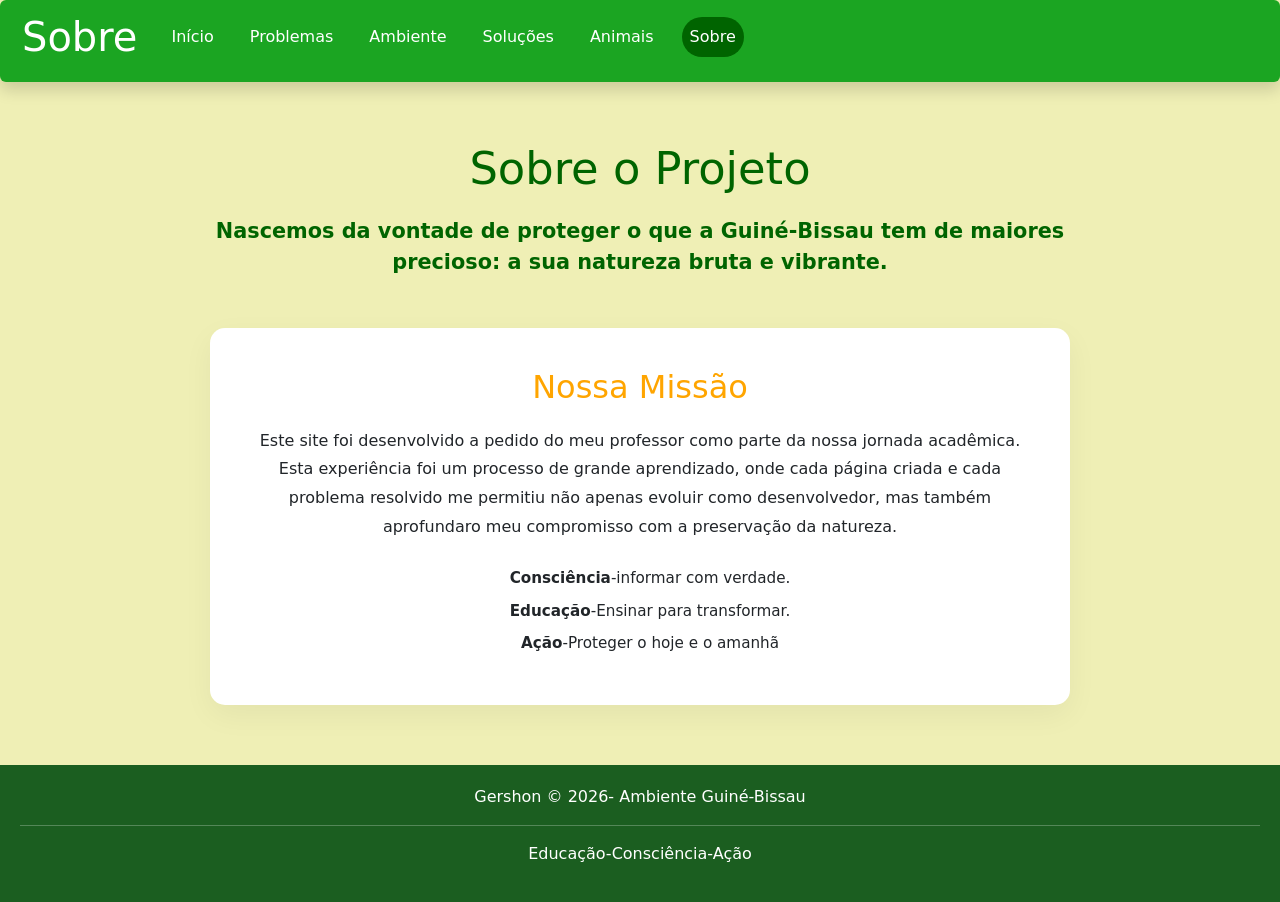
<file: projeto/sobre.html>
<!DOCTYPE html>
<html>
<head>
	<meta charset="utf-8">
	<meta name="viewport" content="width=device-width, initial-scale=1">
	<title>Sobre</title>
	<link rel="stylesheet" type="text/css" href="../css/sobre.css">
	<link rel="stylesheet" href="../bootstrap-5.3.3-dist/css/bootstrap.min.css">
	<script src="../bootstrap-5.3.3-dist/js/bootstrap.bundle.min.js"></script>

	
</head>
<body style="background-color: rgb(239, 239, 181)">
	<nav class="navbar navbar-expand-lg navbar-success  shadow rounded" style="background-color:#1ba522 ;">
		<div class="container-fluid">
			<a href="" class="navbar-brand"><h1 style="color: white;">Sobre</h1></a>
			<button class="navbar-toggler"
			type="button"
			data-bs-toggle="collapse"
			data-bs-target="#menuPrincipal"
			aria-controls="menuPrincipal"
			aria-expanded="false"
			aria-label="alterar navegacao">

			<span class="navbar-toggler-icon"></span>

			</button>
			<div class="collapse navbar-collapse" id="menuPrincipal">
				<ul class="navbar-nav me-auto mb-2 lg-0">
					<li class="nav-item"><a href="../index.html" class="nav-link ative" style="color: white;">Início</a></li>
                    <li class="nav-item"><a href="problemas.html" class="nav-link ative" style="color: white;">Problemas</a></li>
					<li class="nav-item"><a href="Ambientes.html" class="nav-link ative" style="color: white;">Ambiente</a></li>
					<li class="nav-item"><a href="soluçoes.html" class="nav-link ative" style="color: white;">Soluções</a></li>
					<li class="nav-item"><a href="Animais.html" class="nav-link ative" style="color: white;">Animais</a></li>
					<li class="nav-item"><a href="" class="nav-link ative" style="color: white; border-radius: 20px; background-color: darkgreen;">Sobre</a></li>

				</ul>

			</div>

		</div>

	</nav>

	
		<main class="sobre-conteiner">
            <section class="sobre-intro">
                <h1>Sobre o Projeto</h1>
                <p class="titlo">Nascemos da vontade de proteger o que a Guiné-Bissau tem de maiores
                    precioso: a sua natureza bruta e vibrante.
                </p>
                </section>
                <section class="sobre-missao" style="text-align: center;">
                    <div class="missao-text">
                        <h2>Nossa Missão</h2>
                <p>Este site foi desenvolvido a pedido do meu professor como parte da nossa
                    jornada acadêmica. Esta experiência foi um processo de grande aprendizado,
                    onde cada página criada e cada problema resolvido me permitiu não apenas
                    evoluir como desenvolvedor, mas também aprofundaro meu compromisso com a
                    preservação da natureza.
                </p>

                <div class="valores" style="align-items: center;">
                    <div class="valor-item"><strong>Consciência</strong>-informar
                    com verdade.</div>
                    <div class="valor-item"><strong>Educação</strong>-Ensinar para transformar.</div>
                    <div class="valor-item"><strong>Ação</strong>-Proteger o hoje e o amanhã</div>

                </div>
                </div>
               	
            </section>
        </main>

	
	<footer>
		<p>Gershon &copy; 2026- Ambiente Guiné-Bissau</p>
		<hr>
		<p>Educação-Consciência-Ação</p>
	</footer>
</body>
</html>
</file>
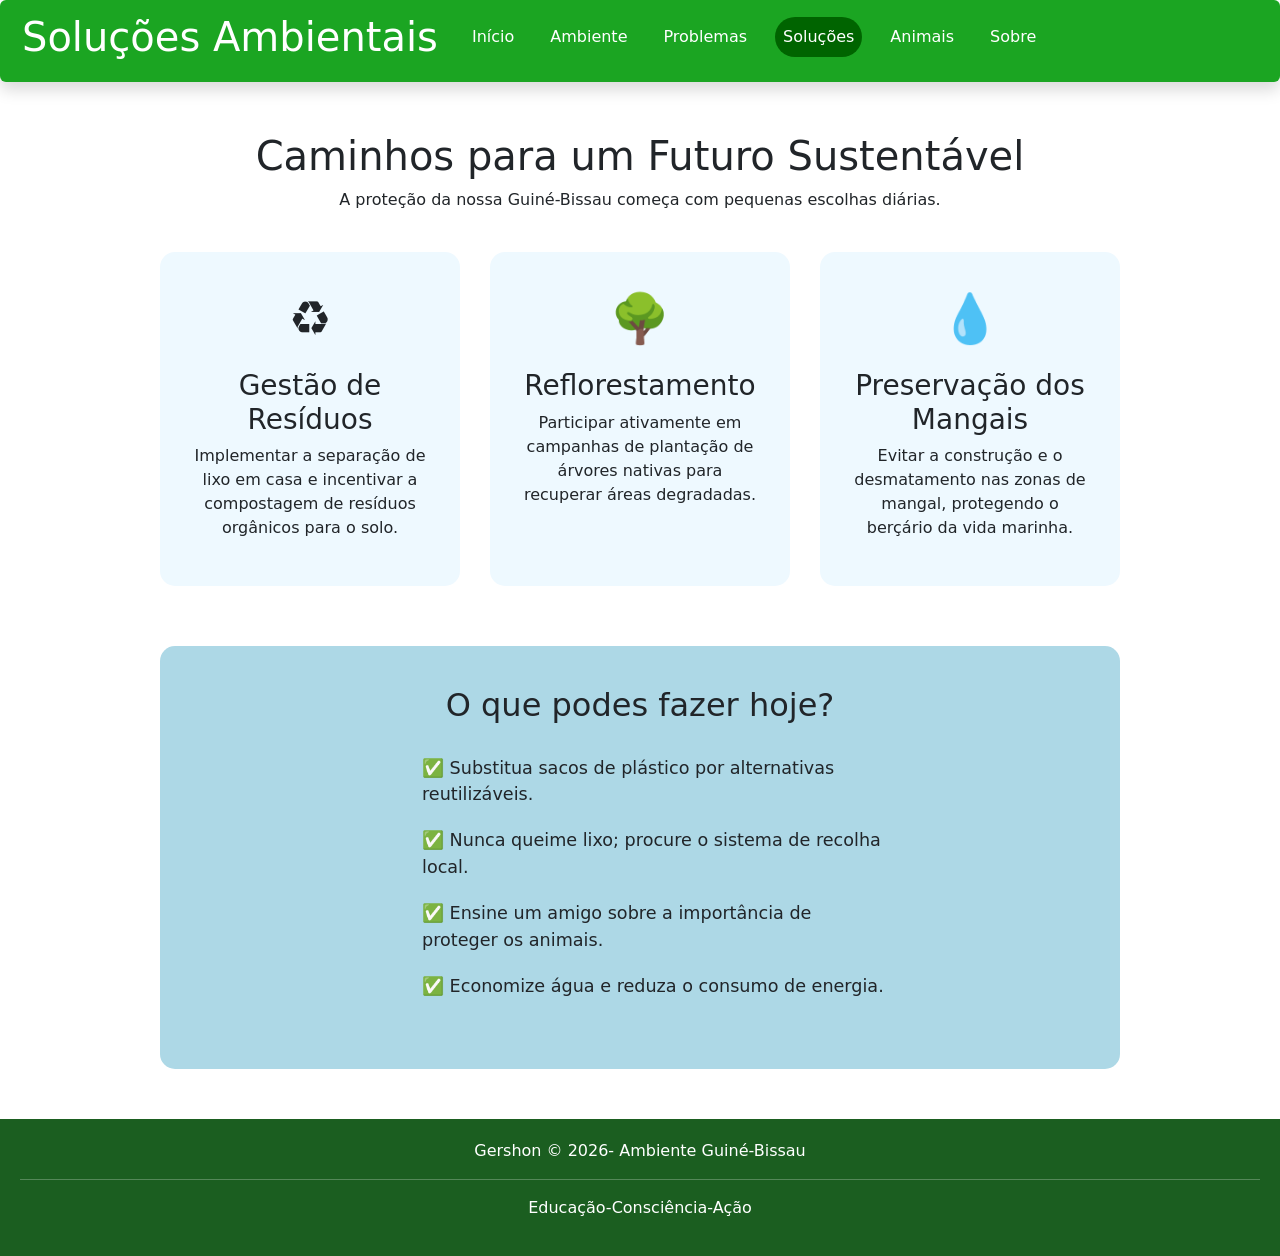
<file: projeto/soluçoes.html>
<!DOCTYPE html>
<html>
<head>
	<meta charset="utf-8">
	<meta name="viewport" content="width=device-width, initial-scale=1">
	<title>Soluções</title>
	<link rel="stylesheet" type="text/css" href="../css/soluçoes.css">
	<link rel="stylesheet" href="../bootstrap-5.3.3-dist/css/bootstrap.min.css">
	<script src="../bootstrap-5.3.3-dist/js/bootstrap.bundle.min.js"></script>

	
</head>
<body>
	<nav class="navbar navbar-expand-lg navbar-success  shadow rounded" style="background-color:#1ba522 ;">
		<div class="container-fluid">
			<a href="" class="navbar-brand"><h1 style="color: white;">Soluções Ambientais</h1></a>
			<button class="navbar-toggler"
			type="button"
			data-bs-toggle="collapse"
			data-bs-target="#menuPrincipal"
			aria-controls="menuPrincipal"
			aria-expanded="false"
			aria-label="alterar navegacao">

			<span class="navbar-toggler-icon"></span>

			</button>
			<div class="collapse navbar-collapse" id="menuPrincipal">
				<ul class="navbar-nav me-auto mb-2 lg-0">
					<li class="nav-item"><a href="../index.html" class="nav-link ative" style="color: white;">Início</a></li>
					<li class="nav-item"><a href="Ambientes.html" class="nav-link ative" style="color: white;">Ambiente</a></li>
					<li class="nav-item"><a href="problemas.html" class="nav-link ative" style="color: white;">Problemas</a></li>
					<li class="nav-item"><a href="soluçoes.html" class="nav-link ative" style="color: white; border-radius: 20px; background-color: darkgreen;">Soluções</a></li>
					<li class="nav-item"><a href="Animais.html" class="nav-link ative" style="color: white;">Animais</a></li>
					<li class="nav-item"><a href="sobre.html" class="nav-link ative" style="color: white;">Sobre</a></li>

				</ul>

			</div>

		</div>

	</nav>

	
	 <main class="solucoes-container">
        <h1>Caminhos para um Futuro Sustentável</h1>
        <p class="intro-sub">A proteção da nossa Guiné-Bissau começa com pequenas escolhas diárias.</p>

        <div class="solucoes-grid">
            <div class="solucao-card">
                <div class="icon">♻️</div>
                <h3>Gestão de Resíduos</h3>
                <p>Implementar a separação de lixo em casa e incentivar a compostagem de resíduos orgânicos para o solo.</p>
            </div>
            <div class="solucao-card">
                <div class="icon">🌳</div>
                <h3>Reflorestamento</h3>
                <p>Participar ativamente em campanhas de plantação de árvores nativas para recuperar áreas degradadas.</p>
            </div>
            <div class="solucao-card">
                <div class="icon">💧</div>
                <h3>Preservação dos Mangais</h3>
                <p>Evitar a construção e o desmatamento nas zonas de mangal, protegendo o berçário da vida marinha.</p>
            </div>
        </div>

        <section class="acoes-praticas">
            <h2>O que podes fazer hoje?</h2>
            <ul class="check-list">
                <li>✅ Substitua sacos de plástico por alternativas reutilizáveis.</li>
                <li>✅ Nunca queime lixo; procure o sistema de recolha local.</li>
                <li>✅ Ensine um amigo sobre a importância de proteger os animais.</li>
                <li>✅ Economize água e reduza o consumo de energia.</li>
            </ul>
        </section>
    </main>
	
	<footer>
		<p>Gershon &copy; 2026- Ambiente Guiné-Bissau</p>
		<hr>
		<p>Educação-Consciência-Ação</p>
	</footer>
</body>
</html>
</file>
<file: css/index.css>
body{
	margin: 0;
	font-family: Arial, sans-serif;
	background-color: light green;
	color: #333;
	justify-content: center;
}
header{
	background-color: #1ba522;
	color: white;
	padding: 15px;
	text-align: center;
}
nav a {
	color: white;
	margin: 0 10px;
	text-decoration: none;
}
.gershon {
	
	padding: 50px;
	text-align: center;
	height: 250px;
	background-image: url('../imagem/title.jpg');
	 color: white;
	 background-position: 100%;
	 background-repeat: no-repeat;
	  background-size: cover;
}
section {
	padding: 40px;
}
.iee {
	display: flex;
	gap: 20px;
}
.ie {
	background: white;
    padding-right: 150px;
	flex: 1;
	border-radius: 8px;
	border: 2px orangered;
}

.imagens {
	display: grid;
	grid-template-columns: repeat(3,300px);
	gap: 15px;
	padding: 50px;
	justify-content: center;
}

.telefone {
	display: grid;
	grid-template-columns: repeat(3, 1fr);
	gap: 10px;
	padding: 20px;
	justify-content: center;
}
.img {
	background: #ccc;
	padding: 40px;
	flex: 1;
	text-align: center;
}
footer {
	background-color: #1b5e20;
	color: white;
	text-align: center;
	padding: 20px;
}
.ie h3 {
	color: white;
}
.ie p {
	color: white;
}
.problemas {
	text-align: center;
	font-family: arial, sans-serif;
	
}
.prob ul {
	display: flex;
	justify-content: center;
	gap: 40px;
	margin-bottom: 25px;
	font-weight: bold;
}
.riquezas{
	container: calc(2);

}

.card {
	background-color: white;
	border: 1px solid #ddd;
	border-radius: 4px;
	overflow: hidden;
	text-align: center;
	text-align: center;
	flex: 1;
	box-shadow: 0 2px 5px rgba(0,0,0,0.1);
}
.card-header {
	padding: 10px;
	font-weight: bold;
	color: #2d5a27;
	font-size: 14px;
}
.card img {
	width: 100%;
	height: 160px;
	object-fit: cover;
	display: flex;
}
.card-footer {
	padding: 10px;
	font-size: 11px;
	color: #555;
	background-color: #fff;
}



@media only screen and (max-width:480px) {

	.telefone {
	display: grid;
	grid-template-columns: repeat(1, 1fr);
	gap: 10px;
	padding: 20px;
	justify-content: center;
}


.gershon {
	
	padding: 50px;
	text-align: center;
	height: 250px;
	background-image: url('../imagem/title.jpg');
	 color: white;
	
	 background-repeat: no-repeat;
	  background-size: cover;
}
}
</file>
<file: css/ambiente.css>
body{
	margin: 0;
	font-family: Arial, sans-serif;
	background-color: light green;
	color: #333;
	justify-content: center;
}
header{
	background-color: #1ba522;
	color: white;
	padding: 15px;
	text-align: center;
}
nav a {
	color: white;
	margin: 0 10px;
	text-decoration: none;
}
.cp-conteudo{
	background-image: url('../imagem/ambienteee.avif');
	background-size: cover;
	background-position: center;
	color: white;
 	text-align: justify;
	padding: 80px 20px;
 
}
.ambiente{
	padding: 60px 20px;
	max-width: 100%;
	margin: 0;

}
.box{
	display: flex;
	align-items: center;
	gap: 50px;
	margin-bottom: 80px;
}
.box.reverse{
	flex-direction: row-reverse;
}
.info{
	flex: 1;
}
.info img{
	 float: center;                 
    width: 500px;                
    height: 900px;                
    margin: 0 20px 10px 0;       
    border-radius: 8px;
	padding-right: -600px;
}
.tag{
	background-color: #1ba522;
	color: #ccc;
	padding: 5px 12px;
	border-radius: 20px;
	font-size: 0.8rem;
	font-weight: 700;
	text-transform: uppercase;
}
.info h2{
	color: #1ba522;
	font-size: 2.2rem;
	margin: 15px 0;
}
.info p{
	line-height: 1.8;
	color: #444;
}
.box img{
	flex: 1;
	width: 100%;
	object-fit: cover;
	border-radius: 15px;
	box-shadow: #1b5e20;
}


.telefone {
	display: grid;
	grid-template-columns: repeat(3, 1fr);
	gap: 10px;
	padding: 20px;
	justify-content: center;
}
.img {
	background: #ccc;
	padding: 40px;
	flex: 1;
	text-align: center;
}
footer {
	background-color: #1b5e20;
	color: white;
	text-align: center;
	padding: 20px;
}








@media only screen and (max-width:480px) {

	.telefone {
	display: grid;
	grid-template-columns: repeat(1, 1fr);
	gap: 10px;
	padding: 20px;
	justify-content: center;
}


.gershon {
	
	padding: 50px;
	text-align: center;
	height: 250px;
	background-image: url('../imagem/title.jpg');
	 color: white;
	
	 background-repeat: no-repeat;
	  background-size: cover;
}
}
</file>
<file: css/Animais.css>
body{
	margin: 0;
	font-family: Arial, sans-serif;
	background-color: light green;
	color: #333;
	justify-content: center;
}
header{
	background-color: #1ba522;
	color: white;
	padding: 15px;
	text-align: center;
}
nav a {
	color: white;
	margin: 0 10px;
	text-decoration: none;
}
.animais-comtainer{
	max-width: 1000px;
	margin: 50px auto;
	padding: 0 20px;
	text-align: center;
}
.intro-texto{
	margin-bottom: 40px;
	color: #5f5e5e;
}
.animal-grid{
	display: grid;
	grid-template-columns: repeat(auto-fit, minmax(280px, 1fr));
	gap: 30px;
	justify-items: center;
}
.animal-card{
	background: #fff;
	border-radius: 15px;
	padding: 20px;
	width: 100%;
	max-width: 300px;
	box-shadow: 0 5px rgb(0,0,0,0.1);
	transition: transform 0.3s;
}
.animal-card:hover{
	transform: translateY(-10px);
}
.animal-card img{
	width: 100%;
	height: 200px;
	object-fit: cover;
	border-radius: 10px;
	margin-bottom: 15px;
}
.animal-card h3{
	color: darkgreen;
	margin-bottom: 10px;
}

.telefone {
	display: grid;
	grid-template-columns: repeat(3, 1fr);
	gap: 10px;
	padding: 20px;
	justify-content: center;
}
.img {
	background: #ccc;
	padding: 40px;
	flex: 1;
	text-align: center;
}
footer {
	background-color: #1b5e20;
	color: white;
	text-align: center;
	padding: 20px;
}








@media only screen and (max-width:480px) {

	.telefone {
	display: grid;
	grid-template-columns: repeat(1, 1fr);
	gap: 10px;
	padding: 20px;
	justify-content: center;
}


.gershon {
	
	padding: 50px;
	text-align: center;
	height: 250px;
	background-image: url('../imagem/title.jpg');
	 color: white;
	
	 background-repeat: no-repeat;
	  background-size: cover;
}
}
</file>
<file: css/problemas.css>
body{
	margin: 0;
	font-family: Arial, sans-serif;
	background-color: light green;
	color: #333;
	justify-content: center;
}
header{
	background-color: #1ba522;
	color: white;
	padding: 15px;
	text-align: center;
}
nav a {
	color: white;
	margin: 0 10px;
	text-decoration: none;
}
.cp-conteudo{
	background-image: url('../imagem/desss.jfif');
	background-size: cover;
	background-position: center;
	color: white;
 	text-align: center;
	padding: 80px 20px;
 
}


.cabeca-do-problemas h1{
	font-size: 2.5rem;
	margin-bottom: 15px;
}
.cabeca-do-problemas p {
	font-size: 1.2rem;
	max-width: 600px;
	margin: 0 auto;
}
.corpo{
	padding: 60px 20px;
	max-width: 1000px;
	margin: 0 auto;
	display: flex;
	flex-direction: column;
	gap: 40px;
	
}
.caixas-de-problemas{
	display: flex;
	align-items: center;
	gap: 40px;
	background-color: transparent;
}

.texto-de-problemas img{
	 float: left;                 
    width: 400px;                
    height: 200px;                
    margin: 0 20px 10px 0;       
    border-radius: 8px;
}

.img-problemas{
	width: 50%;
	height: 250px;
	object-fit: cover;
	border-radius: 8px;
	box-shadow: 0 4px 8px rgba(0,0,0,0.1);
}



.texto-de-problemas h2{
	color: darkorange;
	font-size: 1.8rem;
	margin-bottom: 1.0rem;
	font-weight: bolder;
}

.texto-de-problemas p{
	line-height: 1.6;
	font-size: 1.0rem;
}

.proxima-pagina{
	background-color: lightblue;
	text-align: center;
	padding: 50px 20px;
}

.proxima-pagina h2{
	color: darkblue;
	margin-left: 20px;

}

.botao-laranja{
	display: inline-block;
	background-color: orange;
	color: var(white);
	text-decoration: none;
	padding: 12px 30px;
	border-radius: 5px;
	font-weight: 600;
	transition: background-color 0.3;
}
.botao-laranja :hover{
	background-color: #c05d1a;
}
.telefone {
	display: grid;
	grid-template-columns: repeat(3, 1fr);
	gap: 10px;
	padding: 20px;
	justify-content: center;
}
.img {
	background: #ccc;
	padding: 40px;
	flex: 1;
	text-align: center;
}
footer {
	background-color: #1b5e20;
	color: white;
	text-align: center;
	padding: 20px;
}








@media only screen and (max-width:480px) {

	.telefone {
	display: grid;
	grid-template-columns: repeat(1, 1fr);
	gap: 10px;
	padding: 20px;
	justify-content: center;
}


.gershon {
	
	padding: 50px;
	text-align: center;
	height: 250px;
	background-image: url('../imagem/title.jpg');
	 color: white;
	
	 background-repeat: no-repeat;
	  background-size: cover;
}
}
</file>
<file: css/sobre.css>
body{
	margin: 0;
	font-family: Arial, sans-serif;
	background-color: light green;
	color: #333;
	justify-content: center;
}
header{
	background-color: #1ba522;
	color: white;
	padding: 15px;
	text-align: center;
}
nav a {
	color: white;
	margin: 0 10px;
	text-decoration: none;
}

.sobre-conteiner{
	max-width: 900px;
	margin: 60px auto;
	padding: 0 20px;
}
.sobre-intro{
	text-align: center;
	margin-bottom: 50px;
}
.sobre-intro h1{
	color: darkgreen;
	font-size: 2.8rem;
	margin-bottom: 20px;
}
.titlo{
	font-size: 1.3rem;
	color: darkgreen;
	font-weight: 600;
}
.sobre-missao{
	
	gap: 40px;
	align-items: center;
	background: white;
	padding: 40px;
	border-radius: 15px;
	box-shadow: 0 10px 30px rgb(0,0,0,0.05);
}
.missao-text h2{
	color: orange;
	margin-bottom: 20px;
}
.missao-text p{
	line-height: 1.8;
	margin-bottom: 25px;
}
.valores{

	padding-left: 20px;
}
.valor-item{
	margin-bottom: 10px;
	font-size: 0.95rem;
}




.telefone {
	display: grid;
	grid-template-columns: repeat(3, 1fr);
	gap: 10px;
	padding: 20px;
	justify-content: center;
}


footer {
	background-color: #1b5e20;
	color: white;
	text-align: center;
	padding: 20px;
}








@media only screen and (max-width:480px) {

	.telefone {
	display: grid;
	grid-template-columns: repeat(1, 1fr);
	gap: 10px;
	padding: 20px;
	justify-content: center;
}

.gershon {
	
	padding: 50px;
	text-align: center;
	height: 250px;
	background-image: url('../imagem/title.jpg');
	 color: white;
	
	 background-repeat: no-repeat;
	  background-size: cover;
}
}
</file>
<file: css/soluçoes.css>
body{
	margin: 0;
	font-family: Arial, sans-serif;
	background-color: light green;
	color: #333;
	justify-content: center;
}
header{
	background-color: #1ba522;
	color: white;
	padding: 15px;
	text-align: center;
}
nav a {
	color: white;
	margin: 0 10px;
	text-decoration: none;
}
.solucoes-container {
    max-width: 1000px;
    margin: 50px auto;
    padding: 0 20px;
    text-align: center;
}

.solucoes-grid {
    display: grid;
    grid-template-columns: repeat(auto-fit, minmax(250px, 1fr));
    gap: 30px;
    margin-top: 40px;
}

.solucao-card {
    background-color: #eef9ff; 
    padding: 30px;
    border-radius: 15px;
    border: 1px solid var(--lightblue);
    transition: 0.3s;
}

.solucao-card:hover {
    background-color: var(--lightblue);
}

.solucao-card .icon {
    font-size: 3rem;
    margin-bottom: 15px;
}

.acoes-praticas {
    margin-top: 60px;
    background-color: lightblue;
    padding: 40px;
    border-radius: 15px;
}

.check-list {
    list-style: none;
    text-align: left;
    max-width: 500px;
    margin: 20px auto;
}

.check-list li {
    padding: 10px 0;
    font-size: 1.1rem;
}

.telefone {
	display: grid;
	grid-template-columns: repeat(3, 1fr);
	gap: 10px;
	padding: 20px;
	justify-content: center;
}
.img {
	background: #ccc;
	padding: 40px;
	flex: 1;
	text-align: center;
}
footer {
	background-color: #1b5e20;
	color: white;
	text-align: center;
	padding: 20px;
}








@media only screen and (max-width:480px) {

	.telefone {
	display: grid;
	grid-template-columns: repeat(1, 1fr);
	gap: 10px;
	padding: 20px;
	justify-content: center;
}


.gershon {
	
	padding: 50px;
	text-align: center;
	height: 250px;
	background-image: url('../imagem/title.jpg');
	 color: white;
	
	 background-repeat: no-repeat;
	  background-size: cover;
}
}
</file>
